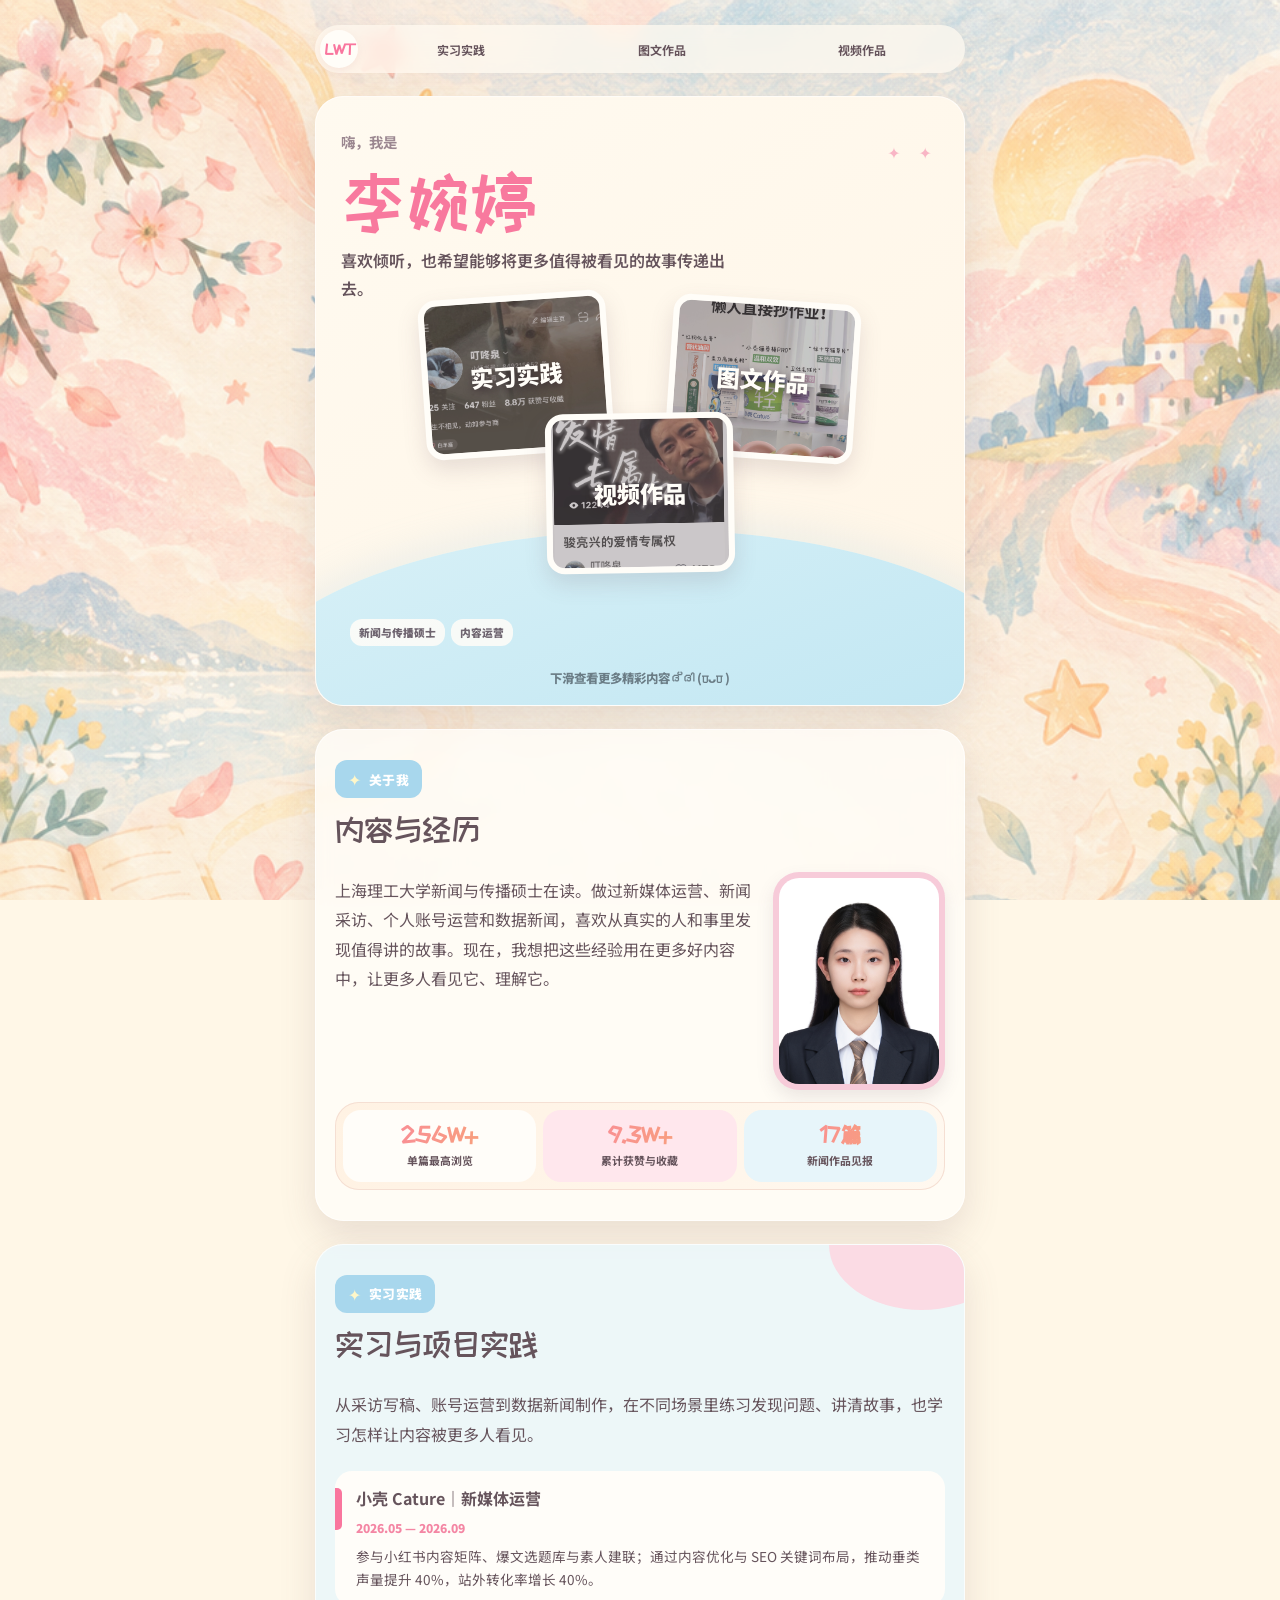
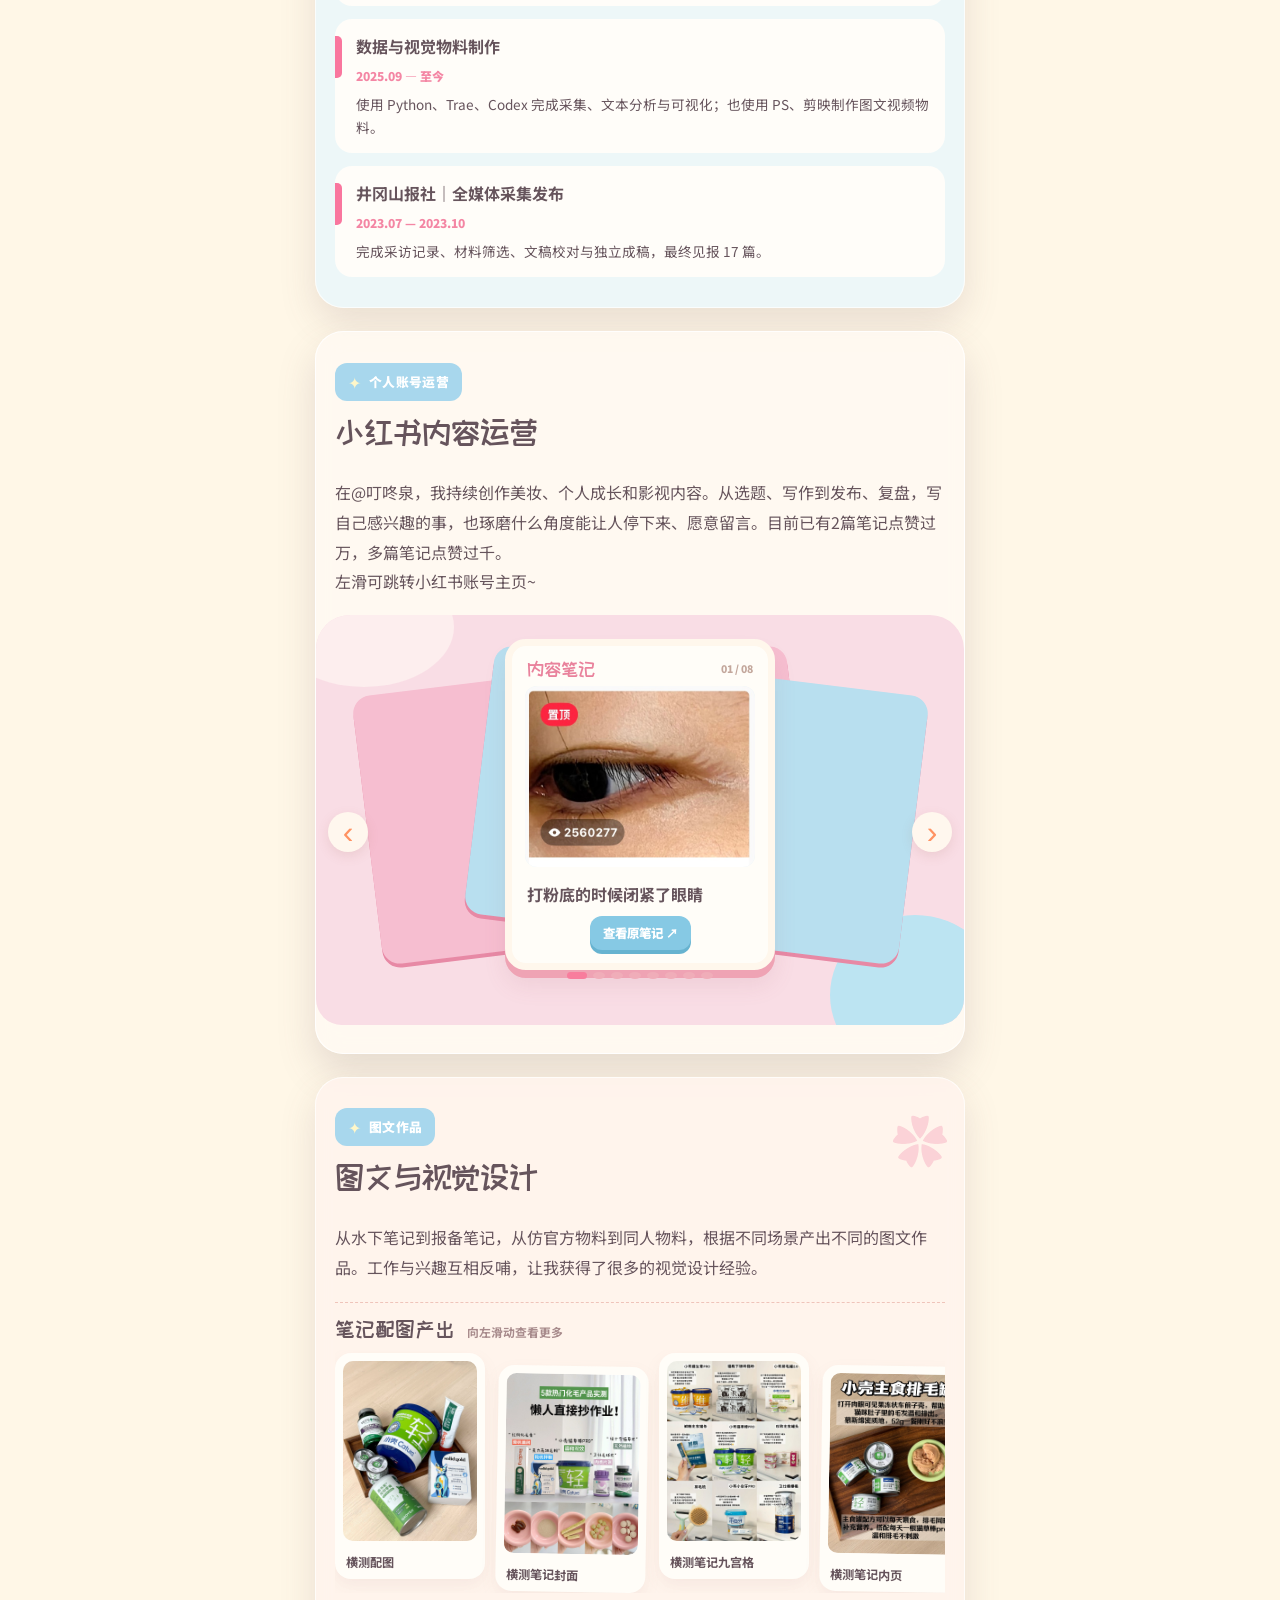
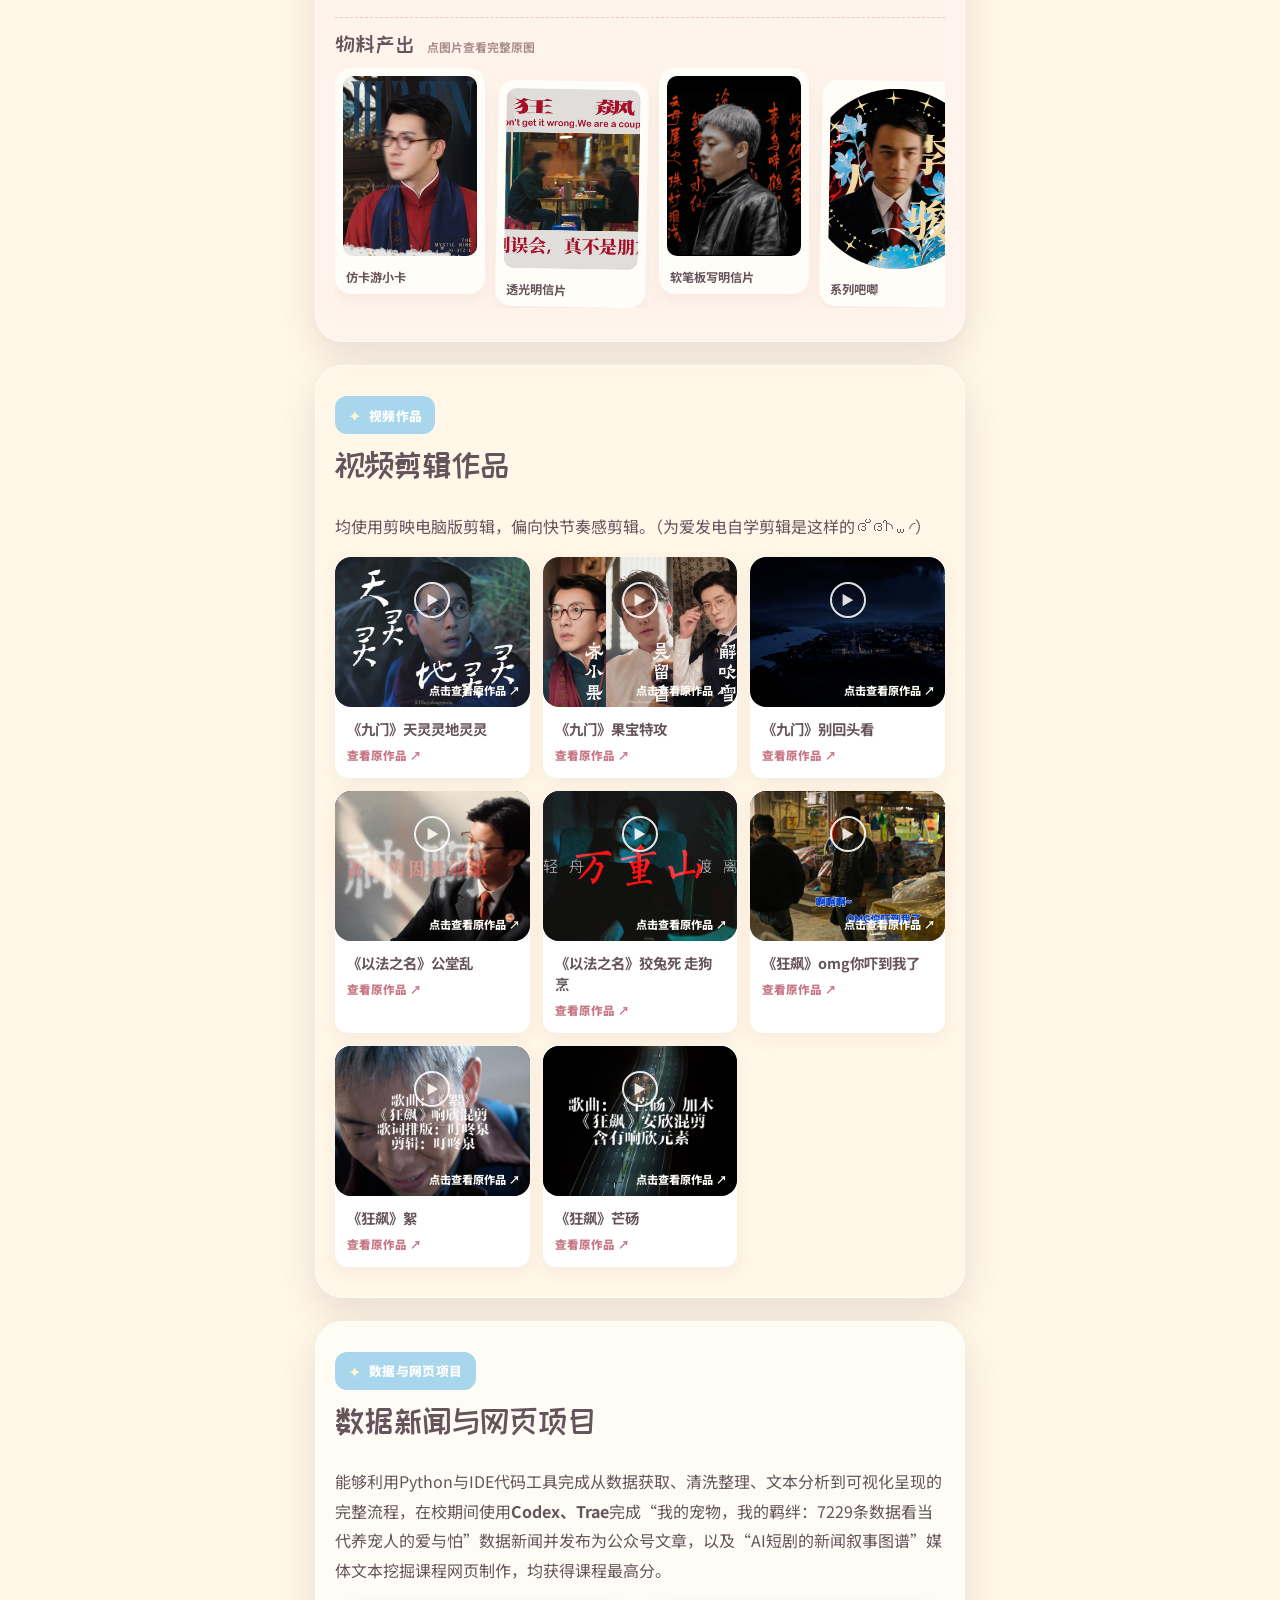
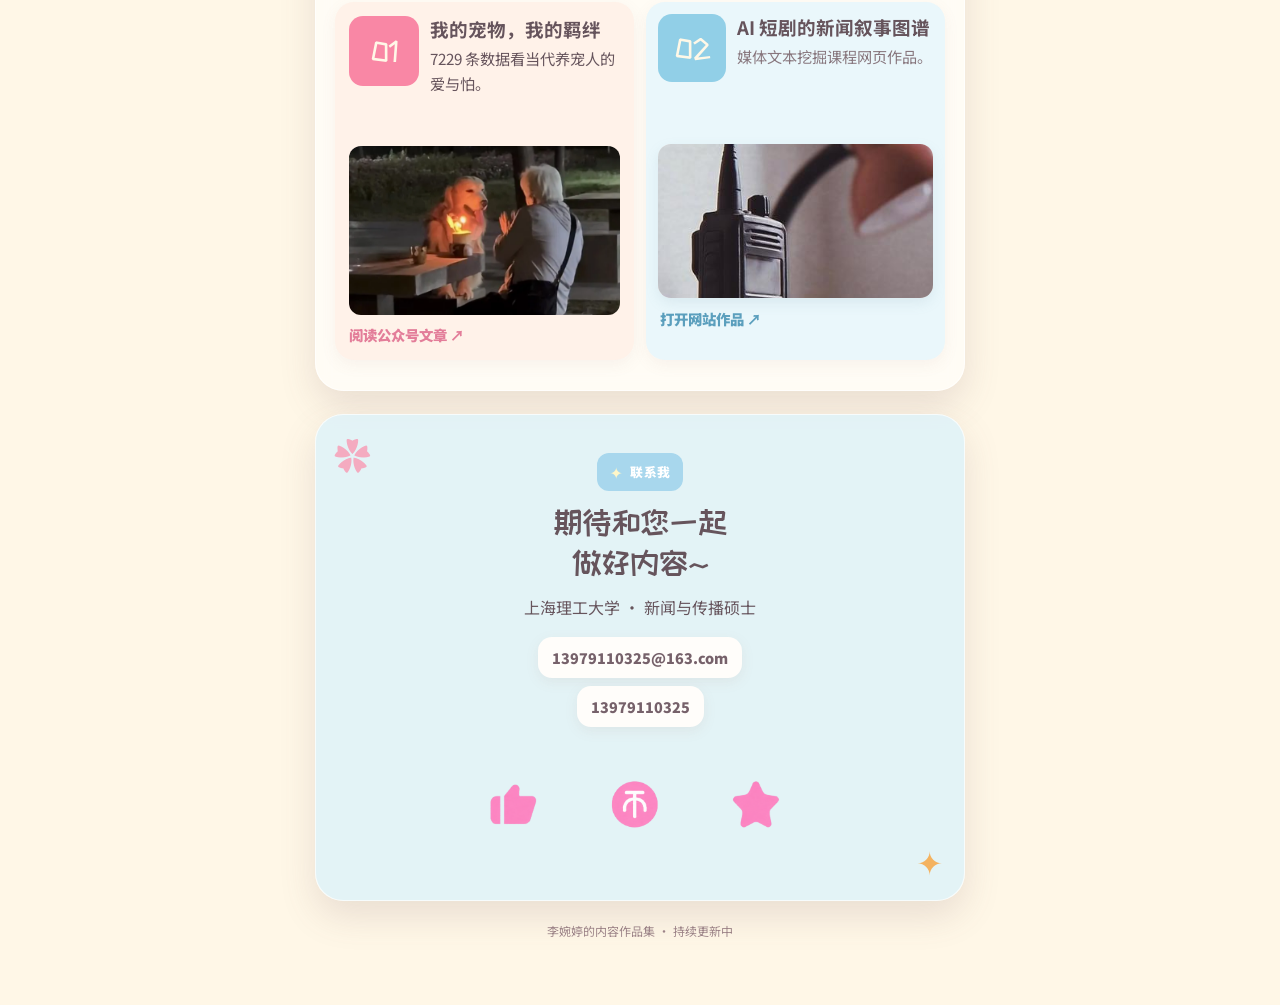
<file: index.html>
<!doctype html>
<html lang="zh-CN">
<head>
  <meta charset="utf-8" />
  <meta name="viewport" content="width=device-width, initial-scale=1" />
  <meta name="theme-color" content="#fff5dc" />
  <meta name="description" content="李婉婷的内容作品集" />
  <title>李婉婷｜内容作品集</title>
  <link rel="icon" type="image/svg+xml" href="data:image/svg+xml,%3Csvg xmlns='http://www.w3.org/2000/svg' viewBox='0 0 64 64'%3E%3Crect width='64' height='64' rx='18' fill='%23f9789c'/%3E%3Cpath d='M19 37c8-13 18-13 26 0' fill='none' stroke='%23fff9e9' stroke-width='7' stroke-linecap='round'/%3E%3C/svg%3E" />
  <style>
    @import url('https://fonts.googleapis.com/css2?family=Noto+Sans+SC:wght@400;500;700;900&family=ZCOOL+KuaiLe&display=swap');
    :root { --ink:#66545c; --cream:#fff7e6; --pink:#fbdce4; --hot-pink:#f9769e; --blue:#a8d7ed; --sky:#dff1fa; --peach:#ffc28e; --paper:#fffdf8; --orange:#ff965d; --line:#edc9bc; }
    *{box-sizing:border-box} html{scroll-behavior:smooth} body{margin:0; color:var(--ink); font-family:'Noto Sans SC',system-ui,sans-serif; background:#fff7e7 url('assets/pastel-scroll-background.png') center top/cover fixed; overflow-x:hidden}
    body:before{content:'';position:fixed;inset:0;z-index:-2;pointer-events:none;background:rgba(69,65,82,0);transition:background .6s ease}
    body.is-scrolled:before{background:rgba(62,58,78,.23)}
    body:after{content:'';position:fixed;inset:0;z-index:-1;pointer-events:none;background:linear-gradient(180deg,rgba(255,249,232,.05),rgba(255,249,232,.18))}
    a{color:inherit}.page{max-width:680px;margin:auto;padding:16px 15px 66px}.nav{position:sticky;top:10px;z-index:20;display:flex;align-items:center;gap:5px;padding:5px;background:#fffaf0b8;backdrop-filter:blur(9px);border-radius:99px;box-shadow:0 8px 23px #c2908617;font-size:.75rem;font-weight:700}.nav a{flex:1;padding:9px 6px;border-radius:99px;text-align:center;text-decoration:none;white-space:nowrap;transition:background .25s ease,color .25s ease}.nav a:hover{background:#ffe5ea;color:#ed7194}.nav strong{display:grid;flex:0 0 38px;place-items:center;width:38px;height:38px;border-radius:50%;background:#fffdf8;color:var(--hot-pink);font-family:'ZCOOL KuaiLe',sans-serif;font-size:.95rem;box-shadow:0 3px 9px #c9798322}
    section{position:relative;margin-top:23px;padding:30px 19px;border:1px solid rgba(255,255,255,.7);border-radius:28px;background:rgba(255,253,248,.82);backdrop-filter:blur(8px);box-shadow:0 15px 36px #71576228;overflow:hidden}.eyebrow{display:inline-flex;align-items:center;gap:7px;margin:0 0 11px;padding:7px 13px;border-radius:12px;background:var(--blue);color:white;font-weight:900;font-size:.8rem;letter-spacing:.03em}.eyebrow:before{content:'✦';color:#fff7c9;font-size:1rem}h1,h2,h3,p{margin-top:0}h2{font-family:'ZCOOL KuaiLe','Noto Sans SC',sans-serif;font-weight:400;font-size:2rem;line-height:1.25;color:#66545c}.lead{font-size:1rem;line-height:1.85}.soft-title{font-family:'ZCOOL KuaiLe','Noto Sans SC',sans-serif;font-size:2.25rem;line-height:1.2;color:#f9779d}
    .hero{min-height:650px;padding:39px 25px 0;background:linear-gradient(145deg,#fff9e8 0 60%,#ffecef 60%);isolation:isolate}.hero:before{content:'';position:absolute;z-index:-1;width:450px;height:330px;bottom:-115px;left:-70px;border-radius:49% 51% 0 0;background:#c5e9f6}.hero:after{content:'✦  ✦  ✦';position:absolute;right:27px;top:77px;color:#f9b5c5;font-size:1.4rem;letter-spacing:7px}.hello{font-size:.9rem;font-weight:700;color:#9b8790}.hero h1{max-width:300px;margin:4px 0 11px;font-family:'ZCOOL KuaiLe','Noto Sans SC',sans-serif;font-size:clamp(3.5rem,15vw,5.5rem);font-weight:400;line-height:.95;color:#f8799e}.hero-copy{max-width:275px;font-size:1.06rem;line-height:1.85;font-weight:700}.hero-copy em{font-style:normal;color:#f07698}.mini-labels{position:absolute;z-index:2;left:26px;bottom:43px;display:grid;gap:9px}.mini-labels span{width:max-content;padding:7px 12px;border-radius:12px;background:#fffdf5;color:#7a6670;box-shadow:0 4px 13px #79606922;font-size:.75rem;font-weight:900}.mini-labels span:nth-child(2){margin-left:31px;background:var(--hot-pink);color:white}.profile-card{position:absolute;right:10px;bottom:0;width:48%;height:68%;padding:10px 10px 0;border-radius:100px 100px 0 0;background:#f7cbd9;box-shadow:inset 0 0 0 5px #fff1e3}.profile-card:before{content:'CONTENT CARD';position:absolute;top:23px;left:50%;z-index:2;transform:translateX(-50%);padding:5px 9px;border-radius:10px;background:#fff7df;color:#ff925e;font-size:.55rem;font-weight:900;letter-spacing:.12em}.profile-card img{width:100%;height:100%;border-radius:90px 90px 0 0;object-fit:cover;object-position:center top;filter:saturate(.88)}.petal{position:absolute;width:25px;height:39px;border-radius:100% 0 100% 0;background:#ffc2d1;transform:rotate(22deg)}.petal.one{right:185px;bottom:25px}.petal.two{right:156px;bottom:12px;transform:rotate(80deg)}.petal.three{right:132px;bottom:41px;transform:rotate(-37deg)}
    .about{background:linear-gradient(145deg,#fffdf8,#fff3e7)}.about:after{content:'☁';position:absolute;right:18px;bottom:5px;color:#d1eaf5;font-size:5rem;opacity:.8}.facts{position:relative;z-index:1;display:grid;grid-template-columns:repeat(3,1fr);gap:7px;margin-top:23px;padding:8px;border-radius:24px;background:linear-gradient(115deg,#fff2e3,#fff8ef);box-shadow:inset 0 0 0 1px #f5dfd3}.fact{padding:13px 5px 12px;border-radius:18px;text-align:center}.fact:nth-child(1){background:#fffdf9}.fact:nth-child(2){background:#ffe7ed}.fact:nth-child(3){background:#e7f5fa}.fact strong{display:block;background:linear-gradient(100deg,#fa85a3,#f7a96f);-webkit-background-clip:text;background-clip:text;color:transparent;font-family:'ZCOOL KuaiLe',sans-serif;font-size:1.42rem;white-space:nowrap}.fact span{font-size:.68rem;font-weight:700;line-height:1.45}
    .experience{background:#eaf7fc}.experience:before{content:'';position:absolute;top:-65px;right:-50px;width:185px;height:130px;border-radius:50%;background:#fbdbe4}.timeline{display:grid;gap:13px;margin-top:18px}.entry{position:relative;padding:15px 15px 14px 21px;border-radius:17px;background:#fffdf9}.entry:before{content:'';position:absolute;left:0;top:17px;width:7px;height:42px;border-radius:0 5px 5px 0;background:var(--hot-pink)}.entry h3{margin-bottom:4px;font-size:1rem}.entry time{color:#f486a4;font-size:.75rem;font-weight:900}.entry p{margin:7px 0 0;font-size:.85rem;line-height:1.7}
    .shelf{padding:31px 0 28px;background:transparent;box-shadow:none;overflow:visible}.shelf .shelf-copy{padding:0 19px}.collection{position:relative;margin-top:18px;padding:23px 12px 20px;min-height:410px;background:#f9dde5;border-radius:34px 34px 26px 26px;overflow:hidden}.collection:before{content:'';position:absolute;left:-42px;top:-48px;width:180px;height:120px;border-radius:50%;background:#fdeeee}.collection:after{content:'';position:absolute;right:-36px;bottom:-50px;width:170px;height:160px;border-radius:50%;background:#bce4f2}.stack{position:relative;z-index:1;display:grid;place-items:center;min-height:334px}.back-card{position:absolute;width:70%;height:270px;border-radius:18px;background:#f8a4b7;box-shadow:0 4px 0 #e789a5;transition:transform .45s cubic-bezier(.22,1,.36,1)}.back-card.one{transform:translateX(-56px) rotate(-7deg);background:#f6bed0}.back-card.two{transform:translateX(56px) rotate(7deg);background:#b8dfef}.feature-card{position:relative;width:min(250px,74vw);min-height:300px;padding:13px;border:7px solid #fff7ec;border-radius:21px;background:#fffdf8;box-shadow:0 8px 0 #efa3b4,0 16px 22px #a965761d}.feature-card.is-leaving{animation:cardLeave .18s cubic-bezier(.55,0,1,.45) forwards}.feature-card.is-entering{animation:cardEnter .38s cubic-bezier(.22,1,.36,1) both}.feature-card .card-top{display:flex;align-items:center;justify-content:space-between;padding:0 2px 8px;color:#e9829c;font-family:'ZCOOL KuaiLe',sans-serif;font-size:1.18rem}.feature-card .count{font-family:'Noto Sans SC',sans-serif;color:#c3a79c;font-size:.65rem;font-weight:900}.feature-card img{width:100%;height:181px;object-fit:cover;object-position:top;border-radius:12px;background:#e7f4f8}.feature-card h3{margin:10px 2px 0;font-size:1rem}.feature-card p{margin:3px 2px 0;color:#a08588;font-size:.75rem}.gallery-nav{position:absolute;z-index:3;top:48%;display:grid;place-items:center;width:40px;height:40px;border:0;border-radius:50%;background:#fff7ee;color:#ff9262;font-size:2rem;line-height:1;box-shadow:0 4px 12px #a76a5b25;cursor:pointer}.gallery-nav.prev{left:12px}.gallery-nav.next{right:12px}.dots{position:relative;z-index:2;display:flex;justify-content:center;gap:6px}.dot{width:7px;height:7px;border:0;border-radius:50%;background:#f0adb9;cursor:pointer;transition:all .3s ease}.dot.active{width:20px;border-radius:10px;background:#f87d9d}.card-link{display:block;width:max-content;margin:10px auto 0;padding:8px 13px;border-radius:12px;background:#86c9e4;color:white;text-decoration:none;font-size:.78rem;font-weight:900;box-shadow:0 4px 0 #67b3d0}@keyframes cardLeave{to{opacity:0;transform:translateX(-32px) rotate(-4deg) scale(.94)}}@keyframes cardEnter{from{opacity:0;transform:translateX(32px) rotate(4deg) scale(.94)}to{opacity:1;transform:translateX(0) rotate(0) scale(1)}}
    .visual-works{background:linear-gradient(145deg,#fff4ee,#fff9e9)}.visual-works:after{content:'✿';position:absolute;right:16px;top:20px;color:#f7b4c3;font-size:3.5rem;opacity:.55}.visual-heading{position:relative;z-index:1}.art-groups{position:relative;z-index:1;display:grid;gap:21px;margin-top:20px}.art-group{padding:15px 0 3px;border-top:1px dashed #efc4ba}.art-group h3{margin:0 0 10px;font-family:'ZCOOL KuaiLe',sans-serif;font-size:1.35rem;font-weight:400}.art-group h3 span{margin-left:7px;color:#a88b8c;font-family:'Noto Sans SC',sans-serif;font-size:.74rem;font-weight:700}.art-scroll{display:flex;gap:12px;overflow-x:auto;padding:3px 3px 14px;scroll-snap-type:x mandatory;scrollbar-width:none}.art-scroll::-webkit-scrollbar{display:none}.art-card{flex:0 0 150px;scroll-snap-align:start;min-height:218px;padding:8px;border-radius:16px;background:#fffdf8;box-shadow:0 7px 15px #b584751a}.art-card:nth-child(even){transform:translateY(13px) rotate(1deg)}.art-card img{width:100%;height:180px;object-fit:cover;border-radius:10px}.art-card p{margin:7px 3px 0;font-size:.76rem;font-weight:700}.material-grid{display:flex;flex-direction:column;align-items:center;padding:8px 0 26px}.material-card,.paired-material{position:relative;width:61%;padding:8px;border-radius:14px;background:#fffdf8;box-shadow:0 13px 23px #74586538;transition:transform .25s ease,box-shadow .25s ease}.material-card:after{content:'点击放大';position:absolute;right:12px;top:12px;padding:5px 7px;border-radius:8px;background:#fffdf8e8;color:#ec7595;font-size:.64rem;font-weight:900;opacity:0;transition:opacity .2s ease}.material-card:hover:after{opacity:1}.material-card:hover,.paired-material:hover{z-index:8;transform:scale(1.035)!important;box-shadow:0 18px 31px #7458654d}.material-card:nth-child(1){z-index:4;align-self:flex-start;transform:rotate(-2.5deg)}.material-card:nth-child(2){z-index:3;align-self:flex-end;margin-top:-50px;transform:rotate(2.2deg)}.paired-material{z-index:2;align-self:flex-start;min-height:230px;margin-top:-48px;background:#f9dbe4;overflow:visible;transform:rotate(-1.8deg)}.material-card:nth-child(4){z-index:1;align-self:flex-end;margin-top:-48px;transform:rotate(2.3deg)}.material-card a{display:block;cursor:zoom-in}.material-card img{display:block;width:100%;height:252px;object-fit:cover;border-radius:8px;background:#fff7f2}.material-card:nth-child(1) img,.material-card:nth-child(2) img{object-position:right center}.material-card:nth-child(4) img{object-position:center}.material-card p{margin:8px 3px 2px;font-size:.76rem;font-weight:900}.paired-material .pair-image{position:absolute;width:65%;height:178px;object-fit:cover;border:5px solid #fffdf8;border-radius:12px;background:#fff7f2;box-shadow:0 8px 16px #9c667d35;cursor:zoom-in}.paired-material .pair-image:first-child{left:9px;top:15px;transform:rotate(-6deg);object-position:center}.paired-material .pair-image:last-child{right:7px;bottom:27px;transform:rotate(6deg);object-position:center}.paired-material span{position:absolute;z-index:2;left:50%;bottom:2px;transform:translateX(-50%);padding:4px 8px;border-radius:8px;background:#fff9ed;color:#ef7898;font-size:.64rem;font-weight:900;white-space:nowrap}
    .video-section{background:linear-gradient(150deg,#fff7e8,#fff0e9)}.video-head{display:flex;justify-content:space-between;align-items:end;gap:9px}.video-head p{margin:0 0 14px;font-size:.75rem;font-weight:700;color:#c28b83}.video-grid{display:grid;grid-template-columns:repeat(2,minmax(0,1fr));gap:13px;margin-top:15px}.video-card{min-height:194px;padding:0;border:0;border-radius:13px;background:#fff;overflow:hidden;text-align:left;box-shadow:0 5px 17px #b66e771b;cursor:default}.video-cover{position:relative;display:grid;place-items:center;width:100%;aspect-ratio:16/10;color:white;background:linear-gradient(130deg,#9fcfe5,#f5a8bd)}.video-card:nth-child(2) .video-cover{background:linear-gradient(130deg,#ffc37e,#f994a4)}.video-card:nth-child(3) .video-cover{background:linear-gradient(130deg,#b4e4df,#9cc8eb)}.video-card:nth-child(4) .video-cover{background:linear-gradient(130deg,#f1c2cf,#dac9ef)}.video-card:nth-child(5) .video-cover{background:linear-gradient(130deg,#fedb9a,#ffad96)}.video-cover:before{content:'▶';display:grid;place-items:center;width:42px;height:42px;border:2px solid #fff;border-radius:50%;font-size:1.15rem}.video-cover:after{content:'视频待置入';position:absolute;bottom:9px;left:10px;padding:4px 7px;border-radius:8px;background:#ffffff48;font-size:.66rem;font-weight:900}.video-info{padding:11px 12px 13px}.video-info h3{margin:0;font-size:.9rem}.video-info p{margin:5px 0 0;font-size:.72rem;color:#99828a}.video-meta{display:flex;justify-content:space-between;margin-top:8px;color:#d1838e;font-size:.7rem;font-weight:900}
    .writing{background:#fffdf8}.writing-list{display:grid;gap:12px;margin-top:14px}.writing-card{display:flex;align-items:center;gap:12px;padding:10px;border-radius:19px;background:#fff2e9;box-shadow:0 5px 15px #a8767614}.writing-card:nth-child(2){background:#eaf7fb}.writing-card:nth-child(3){background:#fff0f4}.writing-icon{display:grid;flex:0 0 68px;place-items:center;width:68px;height:75px;border-radius:14px;background:#f987a5;color:#fff8e7;font-family:'ZCOOL KuaiLe',sans-serif;font-size:1.45rem}.writing-card:nth-child(2) .writing-icon{background:#91cfe7}.writing-card:nth-child(3) .writing-icon{background:#ffb071}.writing-card h3{margin:0;font-size:.95rem}.writing-card p{margin:4px 0 0;font-size:.78rem;line-height:1.55}.writing-card span{display:block;margin-top:5px;color:#ed839e;font-size:.72rem;font-weight:900}
    .contact{padding:38px 20px;background:rgba(222,242,249,.83);text-align:center}.contact:before{content:'✿';position:absolute;top:12px;left:18px;color:#f4abc0;font-size:2.3rem}.contact:after{content:'✦';position:absolute;right:21px;bottom:16px;color:#f4b25f;font-size:2rem}.contact h2{margin-bottom:12px}.contact p{position:relative;z-index:1;line-height:1.7}.contact a{position:relative;z-index:1;display:block;width:max-content;max-width:100%;margin:8px auto;padding:10px 14px;border-radius:14px;background:#fffdfa;color:#76616a;text-decoration:none;font-size:.9rem;font-weight:900;box-shadow:0 4px 13px #a47e761c;overflow-wrap:anywhere}.footer{text-align:center;padding:21px 5px 0;font-size:.75rem;color:#9e8589}
    .hero{background:rgba(255,249,232,.68)}.about{background:rgba(255,253,248,.82)}.experience{background:rgba(234,247,252,.83)}.shelf{background:rgba(255,250,244,.78);border:1px solid rgba(255,255,255,.86);backdrop-filter:blur(13px);box-shadow:0 18px 38px #7157622e}.visual-works{background:rgba(255,244,238,.84)}.video-section{background:rgba(255,247,232,.84)}.writing{background:rgba(255,253,248,.84)}
    .material-grid{position:relative;display:block;min-height:755px;padding:12px 0 0}.material-card,.paired-material{position:absolute;width:auto;margin:0!important;padding:7px;border-radius:0;background:#fffdf8;box-shadow:0 13px 24px #604d5b4a;transition:transform .25s ease,box-shadow .25s ease}.material-card:hover,.paired-material:hover{z-index:10!important;box-shadow:0 19px 34px #604d5b55}.material-card:after{content:''}.material-card:nth-child(1){z-index:4;top:20px;left:9%;width:25%;transform:rotate(-1.4deg)}.material-card:nth-child(1) img{height:275px;object-position:center;aspect-ratio:3/4}.paired-material{z-index:5;top:142px;left:0;width:100%;min-height:430px;padding:0;background:transparent;box-shadow:none;transform:none}.paired-material .pair-image{position:absolute;width:auto;height:auto;aspect-ratio:1/1;object-fit:cover;border:4px solid #fffdf8;border-radius:50%;background:#fff7f2;box-shadow:0 10px 18px #604d5b4a;cursor:zoom-in}.paired-material a:first-child .pair-image{width:31%;left:27%;top:0;transform:rotate(2deg);object-position:center}.paired-material a:last-of-type .pair-image{width:25%;left:6%;top:215px;transform:rotate(-2deg);object-position:center}.paired-material span{display:none}.material-card:nth-child(2){z-index:3;top:400px;left:23%;width:54%;transform:rotate(.6deg)}.material-card:nth-child(2) img{height:165px;object-position:center;aspect-ratio:16/8}.material-card:nth-child(4){z-index:2;top:500px;left:6%;width:30%;transform:rotate(-.8deg)}.material-card:nth-child(4) img{height:225px;object-position:center;aspect-ratio:4/5}.material-card p{margin:7px 3px 1px;font-size:.7rem}.material-card a{display:block;cursor:zoom-in}
    .art-groups,.art-group,.art-scroll{width:100%;min-width:0;max-width:100%}.art-groups{grid-template-columns:minmax(0,1fr)}
    .material-grid{min-height:850px}.material-card img{height:auto!important;aspect-ratio:auto!important;object-fit:contain!important}.paired-material{z-index:auto}.paired-material a:first-child .pair-image{z-index:5;left:34%;top:20px}.paired-material a:last-of-type .pair-image{z-index:4;width:20%;left:73%;top:500px}.material-card:nth-child(2){top:420px;left:42%;width:50%}.material-card:nth-child(4){z-index:4;top:520px;left:3%;width:40%}
    .material-grid{min-height:790px}.paired-material{display:none!important}.material-card:nth-child(1){top:60px;left:22%;width:34%}.material-card.material-five,.material-card.material-six{z-index:5;width:32%;padding:0;background:transparent;box-shadow:none}.material-card.material-five{width:40%;top:220px;left:51%;transform:rotate(2deg)}.material-card.material-six{top:370px;left:10%;transform:rotate(-3deg)}.material-card.material-five img,.material-card.material-six img{display:block;width:100%;border:4px solid #fffdf8!important;border-radius:50%!important;box-shadow:0 10px 18px #604d5b4a}.material-card.material-five p,.material-card.material-six p{display:none}.material-card:nth-child(2){z-index:1;top:435px;left:40%;width:54%}.material-card:nth-child(4){z-index:4;top:515px;left:10%;width:42%}
    .image-modal{position:fixed;z-index:30;inset:0;display:grid;place-items:center;padding:22px;background:#332a32b8;opacity:0;pointer-events:none;transition:opacity .24s ease}.image-modal.is-open{opacity:1;pointer-events:auto}.image-modal__image{display:block;max-width:min(92vw,960px);max-height:82vh;border-radius:12px;background:#fff;box-shadow:0 22px 54px #160f1466}.image-modal__close{position:absolute;top:18px;right:18px;width:42px;height:42px;border:0;border-radius:50%;background:#fffdf8;color:#725d65;font-size:1.7rem;line-height:1;cursor:pointer;box-shadow:0 5px 17px #160f1433}
    .video-head p{display:none}.video-card{position:relative;min-height:0}.video-trigger{position:relative;display:block;width:100%;padding:0;border:0;background:#e7d8d6;cursor:pointer}.video-trigger video{display:block;width:100%;aspect-ratio:16/10;object-fit:cover}.video-trigger:after{content:'点击放大观看';position:absolute;right:8px;bottom:8px;padding:5px 7px;border-radius:8px;background:#221a1d9c;color:#fff;font-size:.65rem;font-weight:800}.video-play{position:absolute;top:50%;left:50%;display:grid;place-items:center;width:42px;height:42px;border:2px solid #fff;border-radius:50%;color:#fff;font-size:1rem;transform:translate(-50%,-50%);background:#332a3242}.video-link{display:inline-block;margin-top:8px;color:#c87886;font-size:.72rem;font-weight:900;text-decoration:none}.video-link:hover{text-decoration:underline}.video-grid .video-card:last-child{grid-column:auto}.video-modal{position:fixed;z-index:31;inset:0;display:grid;place-items:center;padding:20px;background:#1e171dcc;opacity:0;pointer-events:none;transition:opacity .24s ease}.video-modal.is-open{opacity:1;pointer-events:auto}.video-modal video{display:block;max-width:min(94vw,980px);max-height:82vh;background:#000;border-radius:12px;box-shadow:0 22px 54px #160f147a}.video-modal__close{position:absolute;top:18px;right:18px;width:42px;height:42px;border:0;border-radius:50%;background:#fffdf8;color:#725d65;font-size:1.7rem;line-height:1;cursor:pointer}
    .writing-card.article-card{display:block;padding:10px;overflow:hidden;background:#fff8f1}.article-card img{display:block;width:100%;aspect-ratio:16/10;object-fit:cover;border-radius:12px}.article-card h3{margin:11px 2px 3px}.article-card p{margin:0 2px;color:#99828a}.article-card .article-link{display:inline-block;margin:9px 2px 2px;color:#e37d99;font-size:.75rem;font-weight:900;text-decoration:none}.article-card .article-link:hover{text-decoration:underline}.writing-card.data-wechat-card{display:block;padding:14px;background:#fff2e9}.data-wechat-card .writing-card-top{display:flex;align-items:center;gap:11px}.data-wechat-card .writing-icon{flex:0 0 70px;width:70px;height:70px}.data-wechat-card .writing-card-top span{margin-top:4px}.data-wechat-card .article-preview{display:block;margin-top:12px;overflow:hidden;border-radius:12px}.data-wechat-card .article-preview img{display:block;width:100%;aspect-ratio:16/10;object-fit:cover;transition:transform .25s ease}.data-wechat-card .article-preview:hover img{transform:scale(1.03)}.data-wechat-card .article-link{display:inline-block;margin-top:9px;color:#e37d99;font-size:.75rem;font-weight:900;text-decoration:none}.data-wechat-card .article-link:hover{text-decoration:underline}
    .triple-action{position:relative;z-index:1;width:min(360px,82%);margin:15px auto 0}.triple-action img{display:block;width:100%;height:auto}
    @media(min-width:640px){.page{padding-top:25px}.hero{min-height:690px}.feature-card{width:270px}.video-grid{grid-template-columns:repeat(3,minmax(0,1fr))}.video-card:last-child{grid-column:2}.writing-list{grid-template-columns:repeat(3,1fr)}.writing-card{display:block}.writing-icon{margin-bottom:10px;width:100%;height:80px}.profile-card{width:45%}}
  </style>
</head>
<body>
  <main class="page">
    <nav class="nav" aria-label="页面导航"><strong>LWT</strong><a href="#experience">实习实践</a><a href="#writing">图文作品</a><a href="#videos">视频作品</a></nav>

    <section class="hero">
      <p class="hello">嗨，我是</p><h1>李婉婷</h1>
      <p class="hero-copy">喜欢倾听，也希望能够将更多值得被看见的故事传递出去。</p>
      <div class="hero-preview" aria-label="作品预览"><a class="hero-work practice" href="#experience"><img src="assets/hero-practice.jpg" alt="实习实践缩略图" /><span>实习实践</span></a><a class="hero-work graphic" href="#writing"><img src="assets/note-art-2.jpg" alt="图文作品缩略图" /><span>图文作品</span></a><a class="hero-work video" href="#videos"><img src="assets/red6.jpg" alt="视频作品缩略图" /><span>视频作品</span></a></div>
      <div class="hero-footer"><div class="mini-labels"><span>新闻与传播硕士</span><span>内容运营</span></div><a class="hero-cta" href="#writing">看看我的作品 ↓</a></div>
    </section>

    <section class="about"><span class="eyebrow">关于我</span><h2>让内容变得<br>好懂，也好参与</h2><div class="about-portrait"><img src="assets/portrait.jpg" alt="李婉婷证件照" /></div><p class="lead">新闻与传播硕士在读。做过新闻采访、个人账号运营和数据新闻，喜欢从真实的人和事里发现值得讲的故事。现在，我想把这些经验用在公益内容中，让更多人了解它，也愿意参与其中。</p><div class="facts"><div class="fact"><strong>256W+</strong><span>单篇最高浏览</span></div><div class="fact"><strong>9.3W+</strong><span>累计获赞与收藏</span></div><div class="fact"><strong>17篇</strong><span>新闻作品见报</span></div></div></section>

    <section class="experience"><span class="eyebrow">一些经历</span><h2>内容不是凭空出现的</h2><div class="timeline"><article class="entry"><h3>小壳 Cature｜新媒体运营</h3><time>2026.05 — 2026.09</time><p>参与小红书内容矩阵、爆文选题库与素人建联；通过内容优化与 SEO 关键词布局，推动垂类声量提升 40%，站外转化率增长 40%。</p></article><article class="entry"><h3>数据与视觉物料制作</h3><time>2025.09 — 至今</time><p>使用 Python、Trae、Codex 完成采集、文本分析与可视化；也使用 PS、剪映制作图文视频物料。</p></article><article class="entry"><h3>井冈山报社｜全媒体采集发布</h3><time>2023.07 — 2023.10</time><p>完成采访记录、材料筛选、文稿校对与独立成稿，最终见报 17 篇。</p></article></div></section>

    <section class="shelf" id="notes"><div class="shelf-copy"><span class="eyebrow">个人账号运营</span><h2>把日常观察写成内容</h2><p class="lead">在@叮咚泉，我持续创作美妆、个人成长和影视内容。从选题、写作到发布、复盘，写自己感兴趣的事，也琢磨什么角度能让人停下来、愿意留言。目前已有2篇笔记点赞过万，多篇笔记点赞过千。<br>左滑可跳转小红书账号主页~</p></div><div class="collection"><button class="gallery-nav prev" type="button" aria-label="上一张笔记">‹</button><div class="stack"><div class="back-card one"></div><div class="back-card two"></div><article class="feature-card"><div class="card-top"><span id="note-type">内容笔记</span><span class="count" id="note-count">01 / 08</span></div><img id="note-image" src="assets/red1.jpg" alt="小红书笔记缩略图" /><h3 id="note-title">打粉底的时候闭紧了眼睛</h3><a class="card-link" id="note-link" target="_blank" rel="noreferrer" href="https://www.xiaohongshu.com/explore/640924ff0000000027001e91?xsec_token=AB1HE6wdA3e5SXML_-Fqed2_mABE5IbedM5jAP1ePRb0Q=&xsec_source=pc_user">查看原笔记 ↗</a></article></div><button class="gallery-nav next" type="button" aria-label="下一张笔记">›</button><div class="dots" id="note-dots" aria-label="笔记页码"></div></div></section>

    <section class="visual-works" id="writing"><div class="visual-heading"><span class="eyebrow">图文作品</span><h2>把想法，变成看得见的画面</h2><p class="lead">从笔记视觉到线下物料，我更在意每一张图有没有把内容说清楚，也有没有让人愿意多看一眼。</p></div><div class="art-groups"><div class="art-group"><h3>笔记配图产出 <span>向左滑动查看更多</span></h3><div class="art-scroll"><article class="art-card"><img loading="lazy" src="assets/note-art-1.jpg" alt="笔记配图作品 1" /><p>笔记配图 01</p></article><article class="art-card"><img loading="lazy" src="assets/note-art-2.jpg" alt="笔记配图作品 2" /><p>笔记配图 02</p></article><article class="art-card"><img loading="lazy" src="assets/note-art-3.jpg" alt="笔记配图作品 3" /><p>笔记配图 03</p></article><article class="art-card"><img loading="lazy" src="assets/note-art-4.jpg" alt="笔记配图作品 4" /><p>笔记配图 04</p></article><article class="art-card"><img loading="lazy" src="assets/note-art-5.jpg" alt="笔记配图作品 5" /><p>笔记配图 05</p></article><article class="art-card"><img loading="lazy" src="assets/note-art-6.jpg" alt="笔记配图作品 6" /><p>笔记配图 06</p></article><article class="art-card"><img loading="lazy" src="assets/note-art-7.jpg" alt="笔记配图作品 7" /><p>笔记配图 07</p></article><article class="art-card"><img loading="lazy" src="assets/note-art-8.jpg" alt="笔记配图作品 8" /><p>笔记配图 08</p></article></div></div><div class="art-group"><h3>物料产出 <span>点图片查看完整原图</span></h3><div class="material-grid"><article class="material-card"><a target="_blank" rel="noreferrer" href="assets/material-1.jpg"><img loading="lazy" src="assets/material-1.jpg" alt="物料作品 1，点击查看完整图" /></a><p>物料作品 01</p></article><article class="material-card"><a target="_blank" rel="noreferrer" href="assets/material-2.jpg"><img loading="lazy" src="assets/material-2.jpg" alt="物料作品 2，点击查看完整图" /></a><p>物料作品 02</p></article><article class="paired-material"><a target="_blank" rel="noreferrer" href="assets/material-3-1.png"><img class="pair-image" loading="lazy" src="assets/material-3-1.png" alt="物料作品 3 的第一张，点击查看完整图" /></a><a target="_blank" rel="noreferrer" href="assets/material-3-2.png"><img class="pair-image" loading="lazy" src="assets/material-3-2.png" alt="物料作品 3 的第二张，点击查看完整图" /></a><span>物料作品 03 · 成套展示</span></article><article class="material-card"><a target="_blank" rel="noreferrer" href="assets/material-4.jpg"><img loading="lazy" src="assets/material-4.jpg" alt="物料作品 4，点击查看完整图" /></a><p>物料作品 04</p></article></div></div></div></section>

    <section class="video-section" id="videos"><div class="video-head"><div><span class="eyebrow">视频作品</span><h2>把故事动起来</h2></div><p>视频素材到位后<br>会在这里自动播放</p></div><div class="video-grid" aria-label="五个视频作品位置"><article class="video-card"><div class="video-cover"></div><div class="video-info"><h3>视频作品 01</h3><p>视频内容与封面待置入</p><div class="video-meta"><span>▶ 预览</span><span>00:00</span></div></div></article><article class="video-card"><div class="video-cover"></div><div class="video-info"><h3>视频作品 02</h3><p>视频内容与封面待置入</p><div class="video-meta"><span>▶ 预览</span><span>00:00</span></div></div></article><article class="video-card"><div class="video-cover"></div><div class="video-info"><h3>视频作品 03</h3><p>视频内容与封面待置入</p><div class="video-meta"><span>▶ 预览</span><span>00:00</span></div></div></article><article class="video-card"><div class="video-cover"></div><div class="video-info"><h3>视频作品 04</h3><p>视频内容与封面待置入</p><div class="video-meta"><span>▶ 预览</span><span>00:00</span></div></div></article><article class="video-card"><div class="video-cover"></div><div class="video-info"><h3>视频作品 05</h3><p>视频内容与封面待置入</p><div class="video-meta"><span>▶ 预览</span><span>00:00</span></div></div></article></div></section>

    <section class="writing" id="projects"><span class="eyebrow">数据与网页项目</span><h2>还有一些，想慢慢讲</h2><p class="lead">这里为你的数据新闻、课程网页与公益创作预留了独立卡册。等你把作品链接放入，我会让每一篇都有自己的封面、简介和跳转入口。</p><div class="writing-list"><article class="writing-card"><div class="writing-icon">01</div><h3>我的宠物，我的羁绊</h3><p>7229 条数据看当代养宠人的爱与怕。</p><span>数据新闻 · 待补作品链接</span></article><article class="writing-card"><div class="writing-icon">02</div><h3>AI 短剧的新闻叙事图谱</h3><p>媒体文本挖掘课程网页作品。</p><span>网页作品 · 待补作品链接</span></article><article class="writing-card"><div class="writing-icon">03</div><h3>公益内容创作</h3><p>图文、视频与互动策划的更多记录。</p><span>专题项目 · 待补素材</span></article></div></section>

    <section class="contact" id="contact"><span class="eyebrow">联系我</span><h2>期待和你一起<br>做好内容</h2><p>上海理工大学 · 新闻与传播硕士</p><a href="mailto:13979110325@163.com">13979110325@163.com</a><a href="tel:13979110325">13979110325</a></section>
    <footer class="footer">李婉婷的内容作品集 · 持续更新中</footer>
  </main>
  <script>
    const notes = [
      ['assets/red1.jpg','打粉底的时候闭紧了眼睛','https://www.xiaohongshu.com/explore/640924ff0000000027001e91?xsec_token=AB1HE6wdA3e5SXML_-Fqed2_mABE5IbedM5jAP1ePRb0Q=&xsec_source=pc_user'],
      ['assets/red2.jpg','抬头即挨骂','https://www.xiaohongshu.com/explore/61adf123000000000102e943?xsec_token=AByehmUklmbjN8dCxEsK9copH79eKEhA3HXRc2Sm0RDBY=&xsec_source=pc_user'],
      ['assets/red3.jpg','猫眼美甲黄黑皮🉑','https://www.xiaohongshu.com/explore/68adac01000000001b03252e?xsec_token=AB6WKmwBpiA2NgSQcmekGNFbs7Tkm1IgU-Yc0T3IQmAS0=&xsec_source=pc_user'],
      ['assets/red4.jpg','豆包大战蜘蛛','https://www.xiaohongshu.com/explore/682fee7a0000000021000f65?xsec_token=ABCQGxJ2CkiYpJouGUic_quD8rkqMGBrGkGIf55uxSsnE=&xsec_source=pc_user'],
      ['assets/red5.jpg','我家公子会插秧了喔','https://www.xiaohongshu.com/explore/64e30f97000000001700e4b9?xsec_token=ABFggRwKClEv7yHOlhQHlACth2hGBrMXdWjywiW_P0vsE=&xsec_source=pc_user'],
      ['assets/red6.jpg','骏亮兴的爱情专属权','https://www.xiaohongshu.com/explore/686ea806000000002400b697?xsec_token=ABNPntC-WEHr90VmTQ-Up4g8NlubQ03ROsoim0E-ESKQ0=&xsec_source=pc_user'],
      ['assets/red7.jpg','大荧幕前蹿出一只猫','https://www.xiaohongshu.com/explore/658af2e1000000001d0167e8?xsec_token=AB9lyfp6avrumGMK7BQ9Jt7myDFM2rdnjveEy6Xsd7lag=&xsec_source=pc_user'],
      ['assets/red-profile.jpg','进入「叮咚泉」主页','https://www.xiaohongshu.com/user/profile/5d2c2249000000001103d71a']
    ];
    let currentNote = 0, isAnimating = false;
    const image = document.querySelector('#note-image'), title = document.querySelector('#note-title'), link = document.querySelector('#note-link'), count = document.querySelector('#note-count'), dots = document.querySelector('#note-dots'), card = document.querySelector('.feature-card');
    notes.forEach((_, index) => { const button = document.createElement('button'); button.className = 'dot'; button.type = 'button'; button.setAttribute('aria-label', `查看第 ${index + 1} 篇笔记`); button.addEventListener('click', () => showNote(index)); dots.appendChild(button); });
    function renderNote(index) { currentNote = (index + notes.length) % notes.length; const note = notes[currentNote]; image.src = note[0]; title.textContent = note[1]; link.href = note[2]; count.textContent = `${String(currentNote + 1).padStart(2, '0')} / 08`; document.querySelectorAll('.dot').forEach((dot, dotIndex) => dot.classList.toggle('active', dotIndex === currentNote)); }
    function showNote(index, immediate = false) { if (isAnimating) return; if (immediate) { renderNote(index); return; } isAnimating = true; card.classList.add('is-leaving'); setTimeout(() => { renderNote(index); card.classList.remove('is-leaving'); card.classList.add('is-entering'); setTimeout(() => { card.classList.remove('is-entering'); isAnimating = false; }, 390); }, 180); }
    document.querySelector('.prev').addEventListener('click', () => showNote(currentNote - 1)); document.querySelector('.next').addEventListener('click', () => showNote(currentNote + 1)); showNote(0);
    const updateScrollMood = () => document.body.classList.toggle('is-scrolled', window.scrollY > 80);
    window.addEventListener('scroll', updateScrollMood, { passive: true }); updateScrollMood();
  </script>
  <script>
    document.querySelector('.material-grid').insertAdjacentHTML('beforeend', `
      <article class="material-card material-five"><a target="_blank" rel="noreferrer" href="assets/material-5.png"><img loading="lazy" src="assets/material-5.png" alt="物料作品 5，点击查看完整图" /></a><p>物料作品 05</p></article>
      <article class="material-card material-six"><a target="_blank" rel="noreferrer" href="assets/material-6.png"><img loading="lazy" src="assets/material-6.png" alt="物料作品 6，点击查看完整图" /></a><p>物料作品 06</p></article>
    `);
  </script>
  <script>
    const imageModal = document.createElement('div');
    imageModal.className = 'image-modal';
    imageModal.setAttribute('role', 'dialog');
    imageModal.setAttribute('aria-modal', 'true');
    imageModal.setAttribute('aria-label', '原图预览');
    imageModal.innerHTML = '<button class="image-modal__close" type="button" aria-label="关闭原图预览">×</button><img class="image-modal__image" alt="物料原图预览" />';
    document.body.append(imageModal);

    const previewImage = imageModal.querySelector('.image-modal__image');
    const closePreview = () => {
      imageModal.classList.remove('is-open');
      imageModal.style.opacity = '';
      imageModal.style.pointerEvents = '';
    };

    document.addEventListener('click', (event) => {
      const materialLink = event.target.closest('.material-grid a[href], .material-scroll a[href], .art-scroll .art-card img');
      if (!materialLink) return;
      event.preventDefault();
      previewImage.src = materialLink.tagName === 'IMG' ? materialLink.currentSrc || materialLink.src : materialLink.href;
      previewImage.alt = materialLink.tagName === 'IMG' ? materialLink.alt : materialLink.querySelector('img')?.alt || '物料原图预览';
      imageModal.classList.add('is-open');
      imageModal.style.opacity = '1';
      imageModal.style.pointerEvents = 'auto';
    });

    imageModal.addEventListener('click', (event) => {
      if (event.target === imageModal || event.target.closest('.image-modal__close')) closePreview();
    });

    document.addEventListener('keydown', (event) => {
      if (event.key === 'Escape') closePreview();
    });
  </script>
  <script>
    document.querySelector('.video-head h2').textContent = '影视二创混剪、影视热梗剪辑';
    const videoEntries = [
      ['《九门》天灵灵地灵灵', 'assets/video-cover-7.jpg', 'https://xhslink.cn/o/1Qcm1K1dmcT'],
      ['《九门》果宝特攻', 'assets/video-cover-8.png', 'https://www.xiaohongshu.com/discovery/item/6ac25e540000000015005c8c?source=webshare&xhsshare=pc_web&xsec_token=AB-_nkKHTzWYOu6xwh2ZmeG5zHgeN-E7Z-Sdw-G_qjRmY=&xsec_source=pc_share'],
      ['《九门》别回头看', 'assets/video-cover-1.png', 'https://www.xiaohongshu.com/explore/6a96e93200000000260301bd?xsec_token=ABINQk5enqlGI0W-N9H9tWStv1hAeDeR3kpPp5eCfnniU=&xsec_source=pc_user'],
      ['《以法之名》公堂乱', 'assets/video-cover-2.png', 'https://www.bilibili.com/video/BV1eseUzFECi/?spm_id_from=333.1387.homepage.video_card.click&vd_source=7c53eefee05ef0cd6c4107194383ed48'],
      ['《以法之名》狡兔死 走狗烹', 'assets/video-cover-3.png', 'https://www.bilibili.com/video/BV1wdbhz7Ehy/?spm_id_from=333.788.recommend_more_video.-1&trackid=web_related_0.router-related-2589621-jb4mv.1790074015297.302&vd_source=7c53eefee05ef0cd6c4107194383ed48'],
      ['《狂飙》omg你吓到我了', 'assets/video-cover-4.png', 'https://www.xiaohongshu.com/explore/6a4a46db000000002003a37a?xsec_token=ABOA12cbAglNWQNeITJMBMAVGHvN5MBvCeMvP4sqignMU=&xsec_source=pc_user'],
      ['《狂飙》絮', 'assets/video-cover-5.png', 'https://www.xiaohongshu.com/explore/696cdc8a000000001a02d677?xsec_token=AB5tXeKnbdPASguB2lkklgphXdHSEeTmIJh5-VxkFiY5A=&xsec_source=pc_user'],
      ['《狂飙》芒砀', 'assets/video-cover-6.png', 'https://www.xiaohongshu.com/explore/695a4448000000001e02e51e?xsec_token=ABOOth9Iww_fdNgk8Hunk3Zj2tW06FM-G1ggXZW82k74E=&xsec_source=pc_user']
    ];
    const videoGrid = document.querySelector('.video-grid');
    videoGrid.setAttribute('aria-label', '六个视频作品');
    videoGrid.innerHTML = videoEntries.map(([title, cover, link]) => `
      <article class="video-card">
        <a class="video-external" href="${link}" target="_blank" rel="noreferrer" aria-label="打开 ${title}"><img src="${cover}" alt="${title} 视频封面" /><b>▶</b><small>点击查看原作品 ↗</small></a>
        <div class="video-info"><h3>${title}</h3><a class="video-link" href="${link}" target="_blank" rel="noreferrer">查看原作品 ↗</a></div>
      </article>
    `).join('');

    const videoModal = document.createElement('div');
    videoModal.className = 'video-modal';
    videoModal.setAttribute('role', 'dialog');
    videoModal.setAttribute('aria-modal', 'true');
    videoModal.setAttribute('aria-label', '视频预览');
    videoModal.innerHTML = '<button class="video-modal__close" type="button" aria-label="关闭视频预览">×</button><video controls playsinline></video>';
    document.body.append(videoModal);

    const modalVideo = videoModal.querySelector('video');
    const closeVideo = () => {
      modalVideo.pause();
      modalVideo.removeAttribute('src');
      modalVideo.load();
      videoModal.classList.remove('is-open');
    };

    document.addEventListener('click', (event) => {
      const trigger = event.target.closest('.video-trigger');
      if (!trigger) return;
      modalVideo.src = trigger.dataset.videoSrc;
      videoModal.classList.add('is-open');
      modalVideo.play().catch(() => {});
    });

    videoModal.addEventListener('click', (event) => {
      if (event.target === videoModal || event.target.closest('.video-modal__close')) closeVideo();
    });

    document.addEventListener('keydown', (event) => {
      if (event.key === 'Escape' && videoModal.classList.contains('is-open')) closeVideo();
    });
  </script>
  <script>
    const dataWechatCard = document.querySelector('.writing-list .writing-card');
    dataWechatCard.classList.add('data-wechat-card');
    dataWechatCard.innerHTML = `
      <div class="writing-card-top">
        <div class="writing-icon">01</div>
        <div>
          <h3>我的宠物，我的羁绊</h3>
          <p>7229 条数据看当代养宠人的爱与怕。</p>
        </div>
      </div>
      <a class="article-preview" href="https://mp.weixin.qq.com/s/NKYY-iR-eWqwbD9r9NThFg" target="_blank" rel="noreferrer"><img loading="lazy" src="assets/wechat-article-1.jpg" alt="公众号文章作品封面" /></a>
      <a class="article-link" href="https://mp.weixin.qq.com/s/NKYY-iR-eWqwbD9r9NThFg" target="_blank" rel="noreferrer">阅读公众号文章 ↗</a>
    `;
  </script>
  <script>
    document.querySelector('.contact h2').textContent = '期待和B站一起传递爱，期待您的一键三连';
  </script>
  <script>
    document.querySelector('.contact a[href^="tel:"]').insertAdjacentHTML('afterend', '<div class="triple-action"><img src="assets/one-click-triple.png" alt="一键三连：点赞、投币、收藏" /></div>');
  </script>
  <script>
    const materialCards = document.querySelectorAll('.material-grid > .material-card');
    materialCards[0].querySelector('p').textContent = '仿卡游小卡';
    materialCards[1].querySelector('p').textContent = '透光明信片';
    materialCards[2].querySelector('p').textContent = '软笔板写明信片';
    document.querySelector('.material-five p').textContent = '系列吧唧';
    document.querySelector('.material-six p').textContent = '系列吧唧';
    document.head.insertAdjacentHTML('beforeend', `<style>
      .material-card:nth-child(2) p{text-align:right}
      .material-card.material-five p,.material-card.material-six p{position:absolute;z-index:1;bottom:7%;left:50%;display:block;margin:0;transform:translateX(-50%);color:#fffdf8;font-size:.76rem;font-weight:900;white-space:nowrap;text-shadow:0 2px 4px #24191dcc}
    </style>`);
  </script>
  <style>.material-card:nth-child(1){top:85px}</style>
  <script>
    const noteArtLabels = ['横测配图', '横测笔记封面', '横测笔记九宫格', '横测笔记内页', '横测笔记内页', '横测笔记内页', '横测笔记内页', '横测笔记内页'];
    document.querySelectorAll('.art-scroll .art-card p').forEach((label, index) => {
      label.textContent = noteArtLabels[index];
    });
  </script>
  <script>
    document.head.insertAdjacentHTML('beforeend', '<style>.video-intro{max-width:620px;margin:10px 0 0;color:#8e7b82;font-size:.9rem;font-weight:600;line-height:1.8}</style>');
    document.querySelector('.video-head h2').insertAdjacentHTML('afterend', '<p class="video-intro">均使用剪映电脑版剪辑，偏向快节奏感剪辑。（为爱发电自学剪辑是这样的ദ്ദി◝ ⩊ ◜）</p>');
  </script>
  <style>
    .art-card{position:relative;cursor:zoom-in;transition:transform .25s ease,box-shadow .25s ease}
    .art-card:after{content:'点击放大';position:absolute;right:12px;top:12px;padding:5px 7px;border-radius:8px;background:#fffdf8e8;color:#ec7595;font-size:.64rem;font-weight:900;opacity:0;transition:opacity .2s ease}
    .art-card:hover{z-index:2;transform:translateY(-4px) rotate(-.5deg);box-shadow:0 15px 26px #7458653d}
    .art-card:nth-child(even):hover{transform:translateY(8px) rotate(1deg) scale(1.035)}
    .art-card:hover:after{opacity:1}.art-card:hover img{transform:scale(1.025)}
    .art-card img{transition:transform .25s ease}
  </style>
  <style>.video-head .video-intro{display:block}</style>
  <style>
    .video-head .video-intro{display:block;max-width:none;margin:10px 0 0;color:inherit;font-size:1rem;font-weight:400;line-height:1.85}
  </style>
  <script>document.querySelector('.experience .eyebrow').textContent = '实习实践';</script>
  <script>document.querySelector('.experience').id = 'experience';</script>
  <style>
    .hero{min-height:650px;padding:34px 25px 0;background:linear-gradient(180deg,rgba(255,249,232,.86) 0 calc(100% - 132px),#c5e9f6 calc(100% - 132px) 100%)}
    .hero:before{display:none}.hero:after{content:'✦  ✦';top:43px;right:25px;font-size:1rem}.hero h1{max-width:none;margin:3px 0 9px;font-size:clamp(3.2rem,13vw,4.4rem);line-height:1}.hero-copy{max-width:410px;margin:0;font-size:1rem;line-height:1.75;font-weight:600}.hero-copy em{color:inherit}
    .hero-preview{position:absolute;top:218px;left:24px;right:24px;height:245px}.hero-work{position:absolute;display:block;overflow:hidden;width:37%;height:178px;border:6px solid #fffdf8;border-radius:18px;background:#fffdf8;box-shadow:0 12px 24px #72586638;text-decoration:none;transition:transform .25s ease,box-shadow .25s ease}.hero-work:hover{z-index:4!important;box-shadow:0 18px 31px #72586652}.hero-work img{display:block;width:100%;height:100%;object-fit:cover}.hero-work span{position:absolute;right:7px;bottom:7px;padding:5px 8px;border-radius:9px;background:#fffdf8e8;color:#75616a;font-size:.72rem;font-weight:900}.hero-work.graphic{z-index:3;top:12px;left:1%;transform:rotate(-5deg)}.hero-work.graphic:hover{transform:rotate(-5deg) translateY(-5px) scale(1.035)}.hero-work.video{z-index:2;top:33px;left:31.5%;transform:rotate(2deg)}.hero-work.video:hover{transform:rotate(2deg) translateY(-5px) scale(1.035)}.hero-work.charity{z-index:1;top:7px;right:1%;transform:rotate(5deg)}.hero-work.charity:hover{transform:rotate(5deg) translateY(-5px) scale(1.035)}
    .hero-footer{position:absolute;right:25px;bottom:20px;left:25px;z-index:5;display:flex;align-items:center;justify-content:space-between;gap:12px}.hero .mini-labels{position:static;display:flex;flex-wrap:wrap;gap:6px}.hero .mini-labels span{margin:0!important;padding:6px 9px;background:#fffdf5;color:#6f6570;font-size:.67rem;box-shadow:none}.hero-cta{flex:0 0 auto;padding:9px 12px;border-radius:13px;background:#f9769e;color:#fffdf8;font-size:.73rem;font-weight:900;text-decoration:none;box-shadow:0 4px 0 #df6688}.hero-cta:hover{transform:translateY(-1px)}
    .about-portrait{float:right;width:104px;height:132px;margin:-4px 0 10px 14px;padding:5px;border-radius:54px 54px 18px 18px;background:#f7cbd9;box-shadow:0 8px 17px #72586622}.about-portrait img{display:block;width:100%;height:100%;border-radius:49px 49px 14px 14px;object-fit:cover;object-position:center top}.about .facts{clear:both}
    @media(min-width:640px){.hero{min-height:680px}.hero-preview{top:245px;left:34px;right:34px}.hero-work{height:198px}.hero-footer{right:34px;left:34px}}
  </style>
  <style>
    .hero{overflow:hidden;background:linear-gradient(145deg,#fffaf0,#fff5e6);isolation:isolate}
    .hero:before{display:block;z-index:-1;bottom:-165px;left:-12%;width:124%;height:310px;border-radius:52% 48% 0 0;background:linear-gradient(160deg,#d9f1f7 0%,#b9e3f1 100%);box-shadow:0 -12px 35px #9fcfe52e}
    .hero-preview{top:286px;left:30px;right:30px;display:flex;align-items:center;justify-content:center;gap:12px;height:185px}
    .hero-work{position:relative;flex:1;width:auto;height:142px;max-width:190px;border:5px solid #fffdf8;border-radius:18px;box-shadow:0 10px 22px #7258662b}
    .hero-work.graphic{top:auto;left:auto;transform:rotate(-4deg) translateY(-8px)}
    .hero-work.video{top:auto;left:auto;transform:rotate(1.5deg) translateY(8px)}
    .hero-work.charity{top:auto;right:auto;transform:rotate(4deg) translateY(-5px)}
    .hero-work.graphic:hover{transform:rotate(-4deg) translateY(-13px) scale(1.035)}
    .hero-work.video:hover{transform:rotate(1.5deg) translateY(3px) scale(1.035)}
    .hero-work.charity:hover{transform:rotate(4deg) translateY(-10px) scale(1.035)}
    .hero-work img{object-fit:cover}.hero-work span{right:50%;bottom:8px;transform:translateX(50%);padding:5px 8px;font-size:.68rem;white-space:nowrap}
    .hero-footer{bottom:19px}.hero .mini-labels span{background:#fffdf8dc}.hero-cta{box-shadow:0 4px 0 #db6688}
    @media(min-width:640px){.hero-preview{top:300px;left:44px;right:44px;gap:18px}.hero-work{height:160px;max-width:205px}}
  </style>
  <style>
    .hero{min-height:625px}
    .hero-preview{top:205px;left:25px;right:25px;display:block;height:245px}
    .hero-work{position:absolute;width:37%;height:178px;max-width:none;border:6px solid #fffdf8;border-radius:18px}
    .hero-work:before{content:'';position:absolute;z-index:1;inset:0;background:rgba(69,55,63,.28);pointer-events:none}
    .hero-work img{height:100%;object-fit:cover;opacity:.82}
    .hero-work span{z-index:2;top:50%;right:auto;bottom:auto;left:50%;padding:0;transform:translate(-50%,-50%);background:transparent;color:#fffdf8;font-size:1.08rem;font-weight:900;text-shadow:0 2px 7px #30212a9c}
    .hero-work.graphic{top:12px;left:1%;transform:rotate(-5deg)}
    .hero-work.video{top:33px;left:31.5%;transform:rotate(2deg)}
    .hero-work.charity{top:7px;right:1%;transform:rotate(5deg)}
    .hero-work.graphic:hover{transform:rotate(-5deg) translateY(-5px) scale(1.035)}
    .hero-work.video:hover{transform:rotate(2deg) translateY(-5px) scale(1.035)}
    .hero-work.charity:hover{transform:rotate(5deg) translateY(-5px) scale(1.035)}
    .hero-footer{bottom:18px}
    @media(min-width:640px){.hero{min-height:650px}.hero-preview{top:218px;left:30px;right:30px}.hero-work{height:194px}}
  </style>
  <style>
    .hero{min-height:575px}
    .hero:before{height:330px;bottom:-155px}
    @media(min-width:640px){.hero{min-height:600px}}
  </style>
  <style>
    .hero-work span{font-size:1.45rem;text-shadow:0 3px 8px #30212ab8}
  </style>
  <script>
    document.querySelector('.visual-heading .lead').textContent = '从水下笔记到报备笔记，从仿官方物料到同人物料，根据不同场景产出不同的图文作品。工作与兴趣互相反哺，让我获得了很多的视觉设计经验。';
  </script>
  <script>document.querySelector('.contact h2').textContent = '期待和您一起<br>做好内容~';</script>
  <style>
    .writing-card.local-site-card{display:block;padding:12px;background:#eaf7fb}
    .local-site-card .site-card-head{display:flex;align-items:center;gap:11px}
    .local-site-card .writing-icon{flex:0 0 68px;width:68px;height:68px;margin:0;background:#91cfe7}
    .local-site-card .site-card-head h3{margin:0}.local-site-card .site-card-head p{margin:4px 0 0;color:#88777e}
    .local-site-card .site-preview{display:block;margin-top:12px;overflow:hidden;border-radius:13px;background:#fffdf8;box-shadow:0 5px 13px #7293a522}
    .local-site-card .site-preview img{display:block;width:100%;aspect-ratio:16/9;object-fit:cover;transition:transform .25s ease}
    .local-site-card .site-preview:hover img{transform:scale(1.03)}
    .local-site-card .site-link{display:inline-block;margin:10px 2px 1px;color:#5b9fbd;font-size:.76rem;font-weight:900;text-decoration:none}
    .local-site-card .site-link:hover{text-decoration:underline}
  </style>
  <script>
    const localSiteCard = document.querySelector('.writing-list .writing-card:nth-child(2)');
    localSiteCard.classList.add('local-site-card');
    localSiteCard.innerHTML = `
      <div class="site-card-head"><div class="writing-icon">02</div><div><h3>AI 短剧的新闻叙事图谱</h3><p>媒体文本挖掘课程网页作品。</p></div></div>
      <a class="site-preview" href="short-drama-web/index.html" target="_blank" rel="noreferrer"><img loading="lazy" src="assets/short-drama-web-cover.jpeg" alt="AI 短剧新闻叙事图谱网站预览" /></a>
      <a class="site-link" href="short-drama-web/index.html" target="_blank" rel="noreferrer">打开网站作品 ↗</a>
    `;
  </script>
  <script>document.querySelector('.contact h2').innerHTML = '期待和您一起<br>做好内容~';</script>
  <style>
    .writing-card.data-wechat-card .writing-card-top,.writing-card.local-site-card .site-card-head{min-height:158px;align-items:flex-start}
  </style>
  <script>
    document.querySelector('.writing-list .writing-card:nth-child(3)')?.remove();
  </script>
  <style>@media(min-width:640px){.writing-list{grid-template-columns:repeat(2,minmax(0,1fr))}}</style>
  <style>
    .writing-card.data-wechat-card .writing-icon,.writing-card.local-site-card .writing-icon{font-size:1.8rem}
    .writing-card.data-wechat-card h3,.writing-card.local-site-card h3{font-size:1.16rem;line-height:1.4}
    .writing-card.data-wechat-card p,.writing-card.local-site-card p{font-size:.95rem;line-height:1.65}
    .writing-card.data-wechat-card .article-link,.writing-card.local-site-card .site-link{font-size:.9rem}
  </style>
  <style>
    .writing-card.data-wechat-card .writing-card-top,.writing-card.local-site-card .site-card-head{min-height:118px}
  </style>
  <script>
    const projectSection = document.querySelector('.writing');
    projectSection.querySelector('h2').textContent = '数据新闻的分析呈现和IDE运用';
    projectSection.querySelector('.lead').innerHTML = '能够利用Python与IDE代码工具完成从数据获取、清洗整理、文本分析到可视化呈现的完整流程，在校期间使用<strong>Codex、Trae</strong>完成“我的宠物，我的羁绊：7229条数据看当代养宠人的爱与怕”数据新闻并发布为公众号文章，以及“AI短剧的新闻叙事图谱”媒体文本挖掘课程网页制作，均获得课程最高分。';
  </script>
  <style>
    .hero-scroll-note{position:absolute;bottom:1px;left:50%;margin:0;transform:translateX(-50%);color:#6b7d86;font-size:.78rem;font-weight:800;white-space:nowrap}
  </style>
  <script>
    document.querySelector('.hero-cta')?.remove();
    document.querySelector('.hero-footer').insertAdjacentHTML('beforeend', '<p class="hero-scroll-note">下滑查看更多精彩内容ദ്ദി (⩌ᴗ⩌ )</p>');
  </script>
  <style>
    .hero-footer{height:68px;align-items:flex-start}
    .hero-scroll-note{bottom:0}
  </style>
  <style>
    .hero-preview{top:184px;left:25px;right:25px;height:255px}
    .hero-work{width:35%;height:128px}
    .hero-work.practice{z-index:4;top:0;left:8%;transform:rotate(-4deg)}
    .hero-work.charity{z-index:2;top:105px;right:auto;left:1%;transform:rotate(3deg)}
    .hero-work.graphic{z-index:3;top:2px;right:2%;left:auto;transform:rotate(4deg)}
    .hero-work.video{z-index:5;top:107px;right:8%;left:auto;transform:rotate(-2deg)}
    .hero-work.practice:hover{transform:rotate(-4deg) translateY(-5px) scale(1.035)}
    .hero-work.charity:hover{transform:rotate(3deg) translateY(-5px) scale(1.035)}
    .hero-work.graphic:hover{transform:rotate(4deg) translateY(-5px) scale(1.035)}
    .hero-work.video:hover{transform:rotate(-2deg) translateY(-5px) scale(1.035)}
    @media(min-width:640px){.hero-preview{top:184px;left:30px;right:30px}.hero-work{height:145px}}
  </style>
  <style>
    .hero-work.practice{left:15%}
    .hero-work.charity{left:8%}
    .hero-work.graphic{right:9%}
    .hero-work.video{right:15%}
    .hero-preview{top:210px}
    @media(min-width:640px){.hero-preview{top:210px}}
  </style>
  <style>
    .about-portrait{width:172px;height:218px;margin:-4px 0 12px 20px;padding:6px;border-radius:26px;background:#f7cbd9}
    .about-portrait img{border-radius:20px;object-position:center top}
  </style>
  <script>
    document.querySelector('.about .lead').textContent = '上海理工大学新闻与传播硕士在读。做过新媒体运营、新闻采访、个人账号运营和数据新闻，喜欢从真实的人和事里发现值得讲的故事。现在，我想把这些经验用在更多好内容中，让更多人看见它、理解它。';
    document.querySelector('.experience h2').textContent = '实习与项目实践';
    document.querySelector('#notes h2').textContent = '小红书内容运营';
    document.querySelector('#projects h2').textContent = '数据新闻与网页项目';
    document.querySelector('#videos h2').textContent = '视频剪辑作品';
    document.querySelector('.visual-works h2').textContent = '图文与视觉设计';
    document.querySelector('.about h2').textContent = '内容与经历';
    const experienceIntro = document.createElement('p');
    experienceIntro.className = 'lead experience-intro';
    experienceIntro.textContent = '从采访写稿、账号运营到数据新闻制作，在不同场景里练习发现问题、讲清故事，也学习怎样让内容被更多人看见。';
    document.querySelector('.experience h2').insertAdjacentElement('afterend', experienceIntro);
  </script>
  <style>
    .experience .experience-intro{margin:0 0 22px}
  </style>
  <style>
    .video-external{position:relative;display:grid;min-height:150px;place-items:center;overflow:hidden;border-radius:16px;background:linear-gradient(135deg,#463840,#77616d);color:#fffdf8;text-align:center;text-decoration:none;isolation:isolate}
    .video-external::before{content:'✦';position:absolute;z-index:-1;top:-34px;right:10px;color:#f4a7bb;font-size:9rem;opacity:.28}
    .video-external img{display:block;width:100%;height:100%;min-height:150px;object-fit:cover;transition:transform .25s ease}
    .video-external b{position:absolute;top:25px;left:50%;display:grid;width:36px;height:36px;place-items:center;border:2px solid #fff;border-radius:50%;font-size:.82rem;transform:translateX(-50%);opacity:.88}
    .video-external small{position:absolute;right:10px;bottom:9px;font-size:.7rem;font-weight:800}
    .video-external:hover{transform:translateY(-2px);box-shadow:0 12px 22px #72586642}
    .video-external:hover img{transform:scale(1.04)}
  </style>
  <style>
    .material-grid{position:static;display:flex;align-items:flex-start;gap:12px;min-height:0;padding:3px 3px 14px;overflow-x:auto;scroll-snap-type:x mandatory;scrollbar-width:none}
    .material-grid::-webkit-scrollbar{display:none}
    .material-grid .paired-material{display:none!important}
    .material-grid .material-card,.material-grid .material-card.material-five,.material-grid .material-card.material-six{position:relative!important;top:auto!important;right:auto!important;bottom:auto!important;left:auto!important;z-index:auto!important;display:block!important;flex:0 0 150px;width:150px!important;margin:0!important;padding:8px!important;border-radius:16px!important;background:#fffdf8!important;box-shadow:0 7px 15px #b584751a!important;transform:none!important;scroll-snap-align:start}
    .material-grid .material-card:nth-of-type(even){transform:translateY(13px) rotate(1deg)!important}
    .material-grid .material-card img,.material-grid .material-card.material-five img,.material-grid .material-card.material-six img{width:100%!important;height:180px!important;aspect-ratio:auto!important;object-fit:cover!important;object-position:center!important;border:0!important;border-radius:10px!important;box-shadow:none!important}
    .material-grid .material-card p,.material-grid .material-card.material-five p,.material-grid .material-card.material-six p{position:static!important;display:block!important;margin:7px 3px 0!important;transform:none!important;color:#75616a!important;font-size:.76rem!important;font-weight:700!important;text-align:left!important;text-shadow:none!important;white-space:normal!important}
    .material-grid .material-card:hover{transform:translateY(-3px) scale(1.025)!important}
  </style>
  <script>
    const materialOutput = document.querySelector('.material-grid');
    materialOutput.querySelector('.paired-material')?.remove();
    materialOutput.className = 'art-scroll material-scroll';
    materialOutput.setAttribute('aria-label', '物料作品，向左滑动查看更多');
    materialOutput.querySelectorAll('.material-card').forEach((card) => {
      card.className = 'art-card material-output-card';
    });
  </script>
  <style>
    .hero-preview{top:195px;height:230px}
    .hero-work{width:41%;height:136px}
    .hero-work.practice{z-index:3;top:0;left:7%;transform:rotate(-4deg)}
    .hero-work.graphic{z-index:2;top:4px;right:7%;left:auto;transform:rotate(4deg)}
    .hero-work.video{z-index:4;top:102px;right:auto;left:29.5%;transform:rotate(-1deg)}
    .hero-work.practice:hover{transform:rotate(-4deg) translateY(-5px) scale(1.035)}
    .hero-work.graphic:hover{transform:rotate(4deg) translateY(-5px) scale(1.035)}
    .hero-work.video:hover{transform:rotate(-1deg) translateY(-5px) scale(1.035)}
    @media(min-width:640px){.hero{min-height:610px}.hero-preview{top:198px}.hero-work{width:32%;height:160px}.hero-work.practice{left:13%}.hero-work.graphic{right:13%}.hero-work.video{top:118px;left:34%}}
  </style>
</body>
</html>
</file>
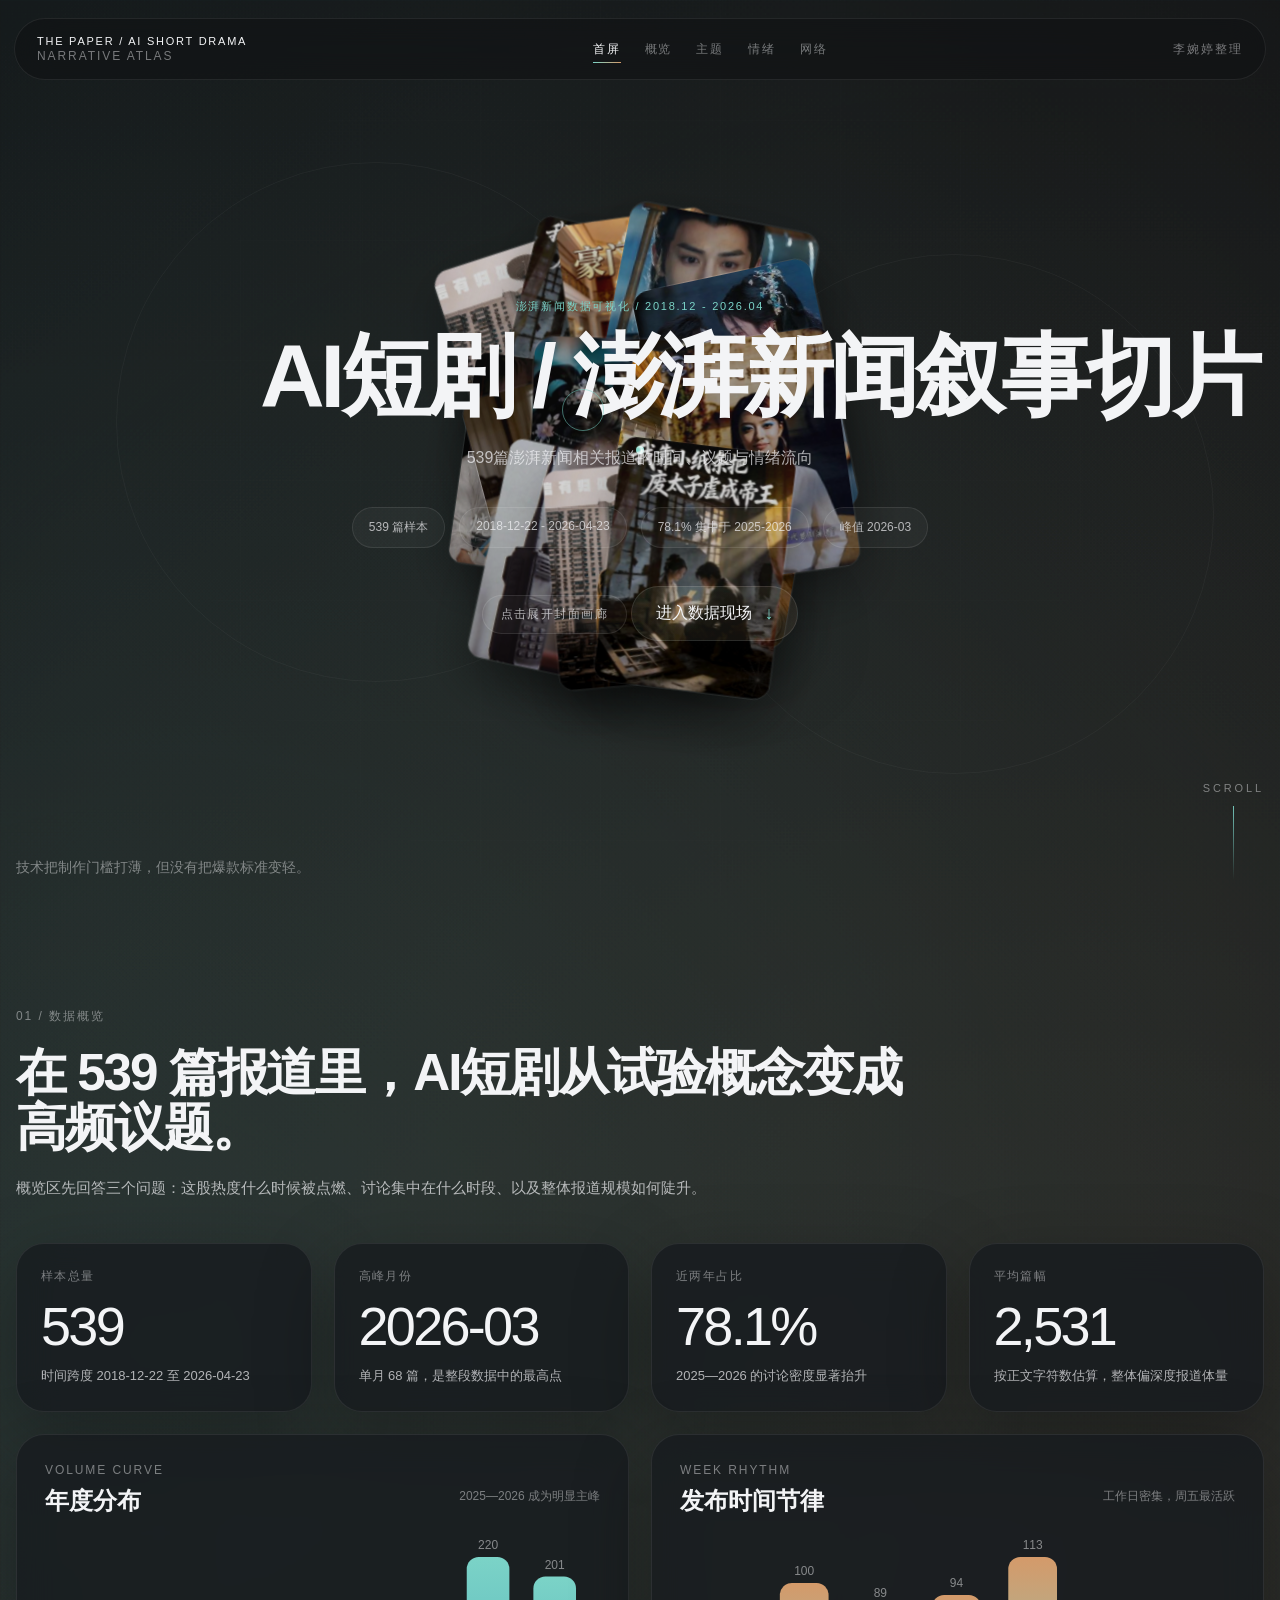
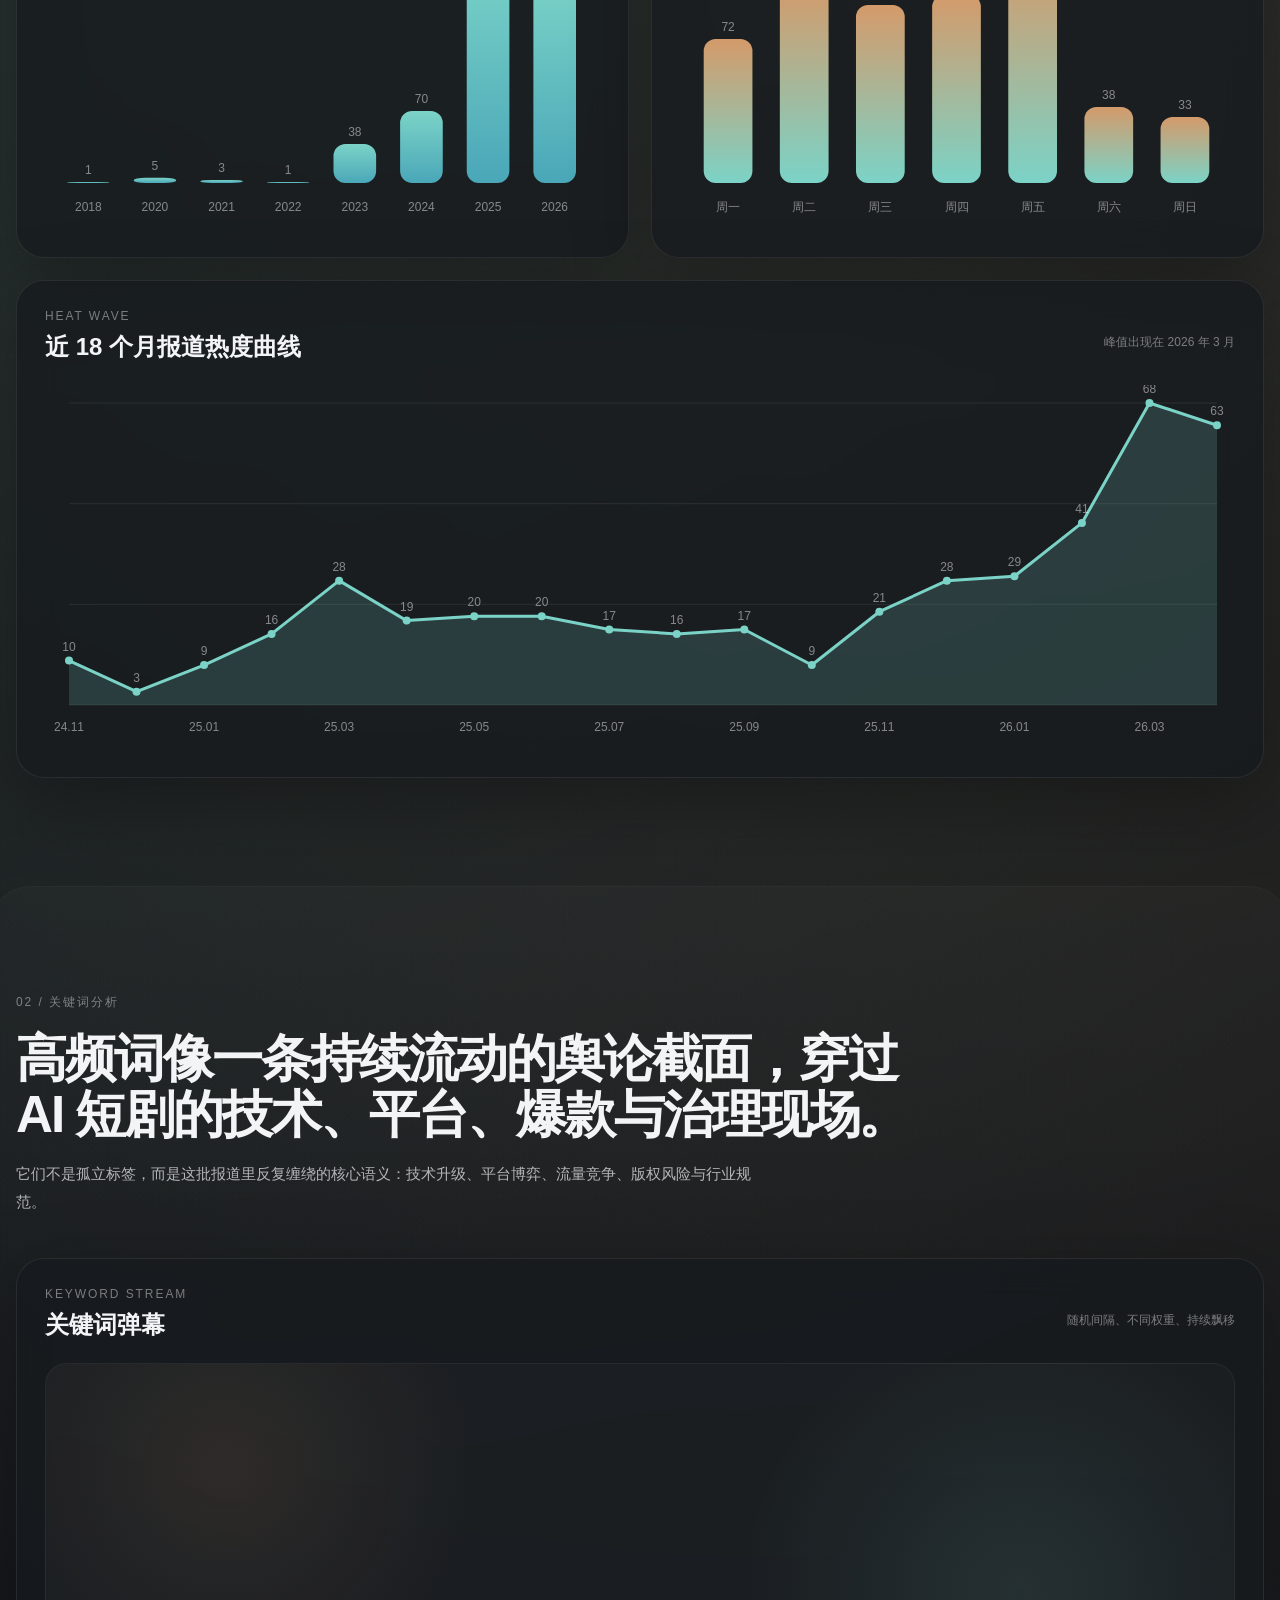
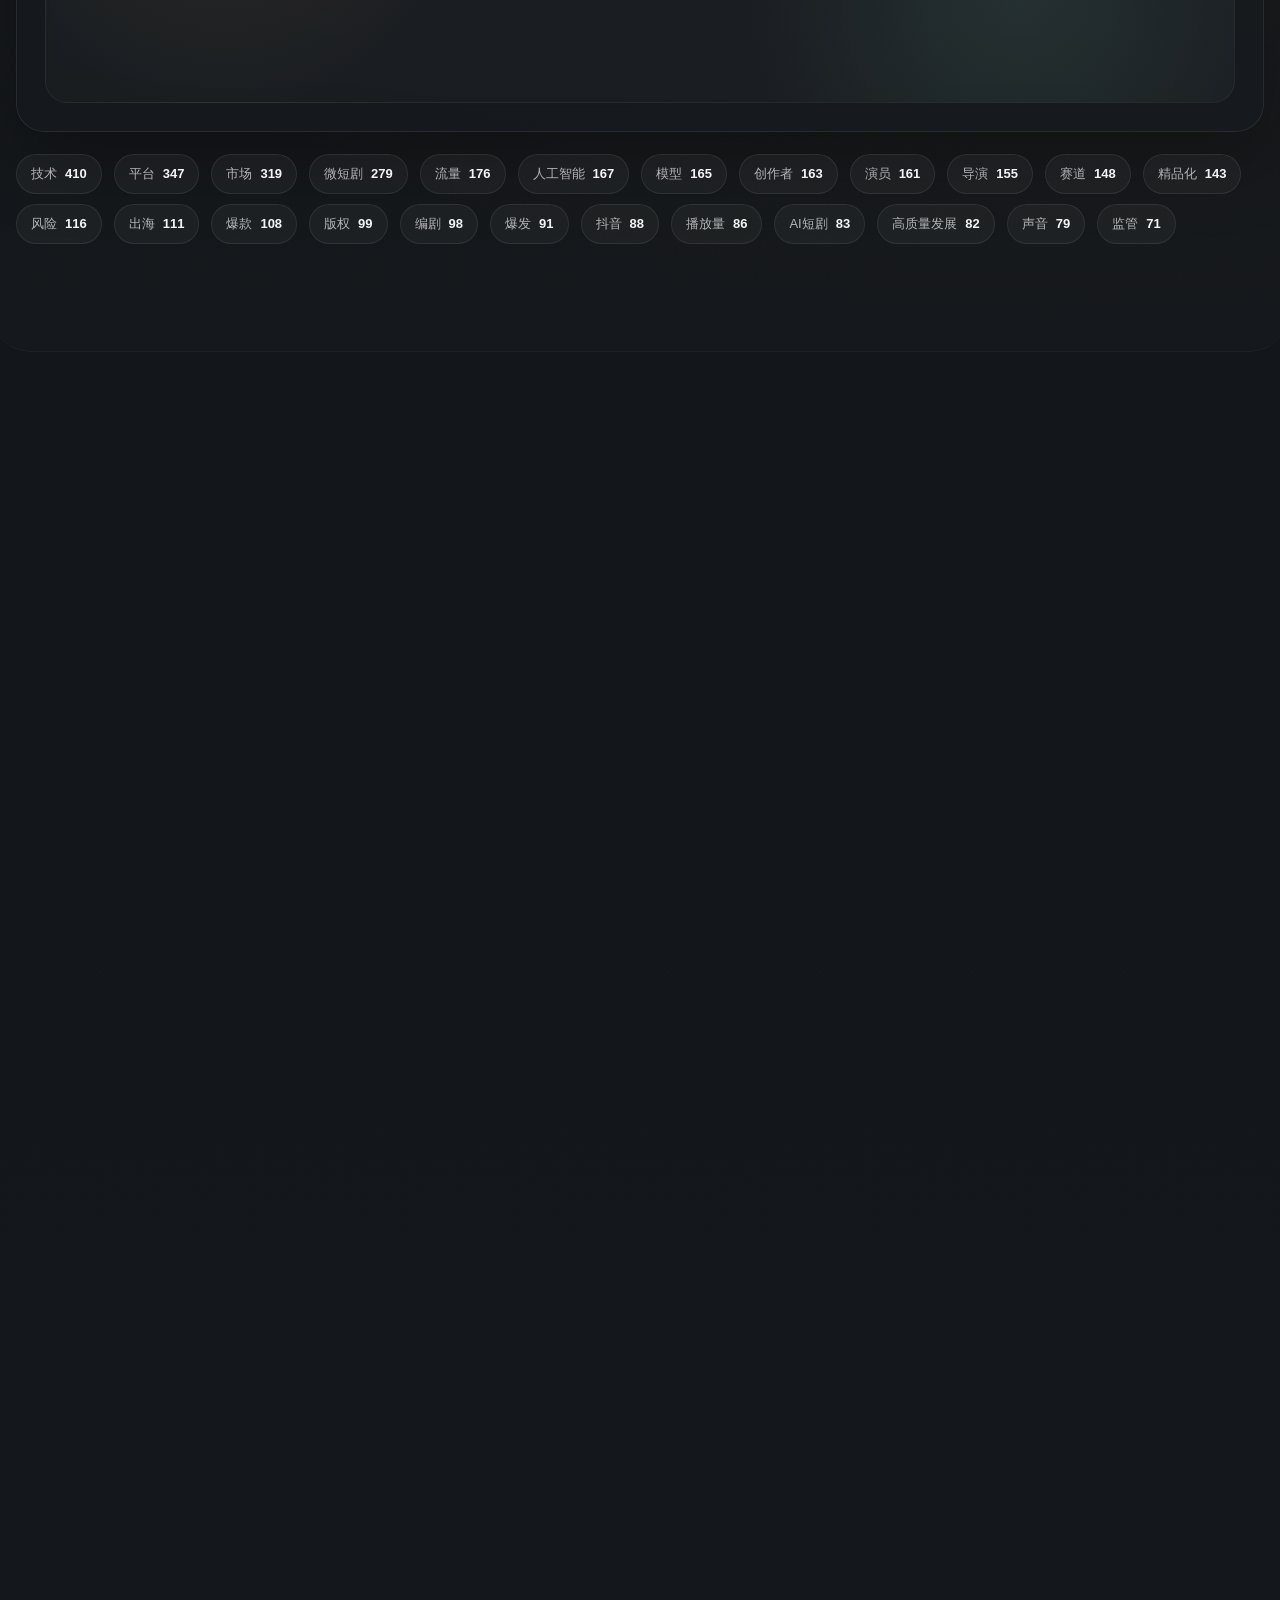
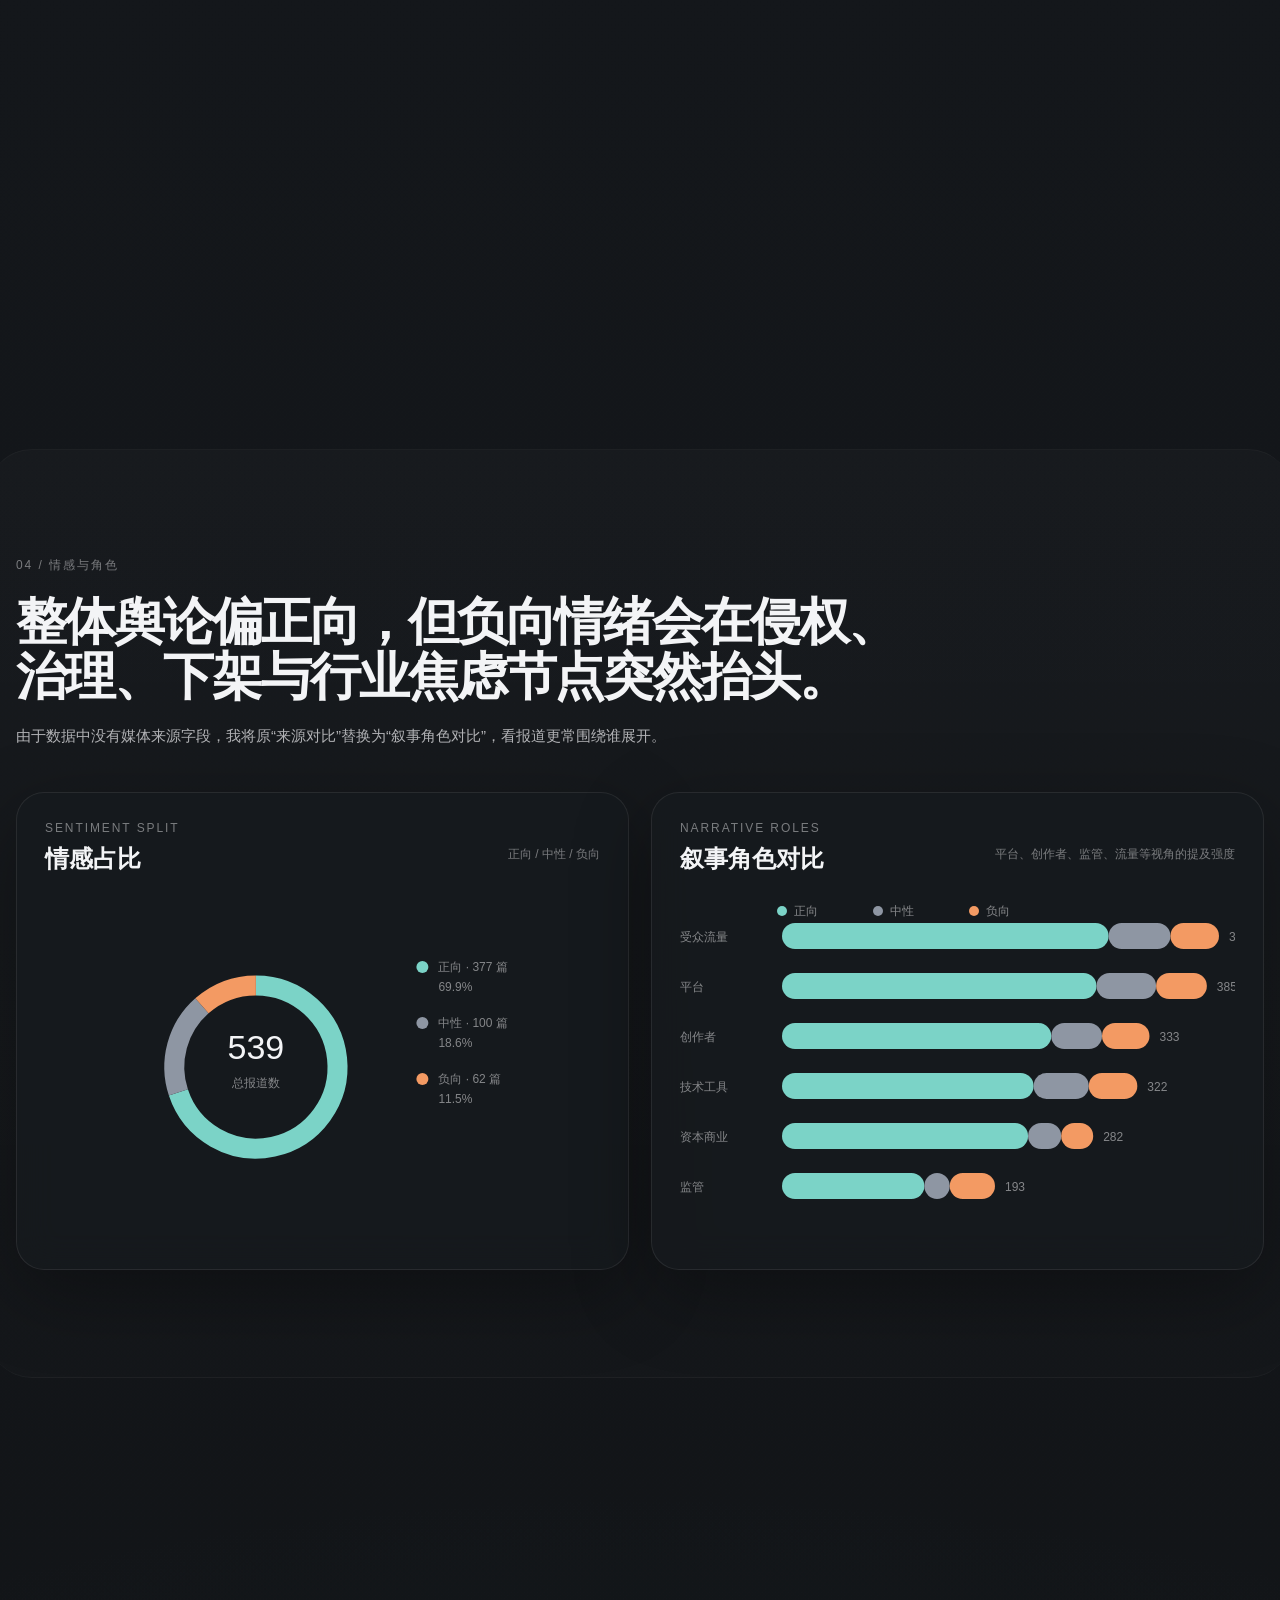
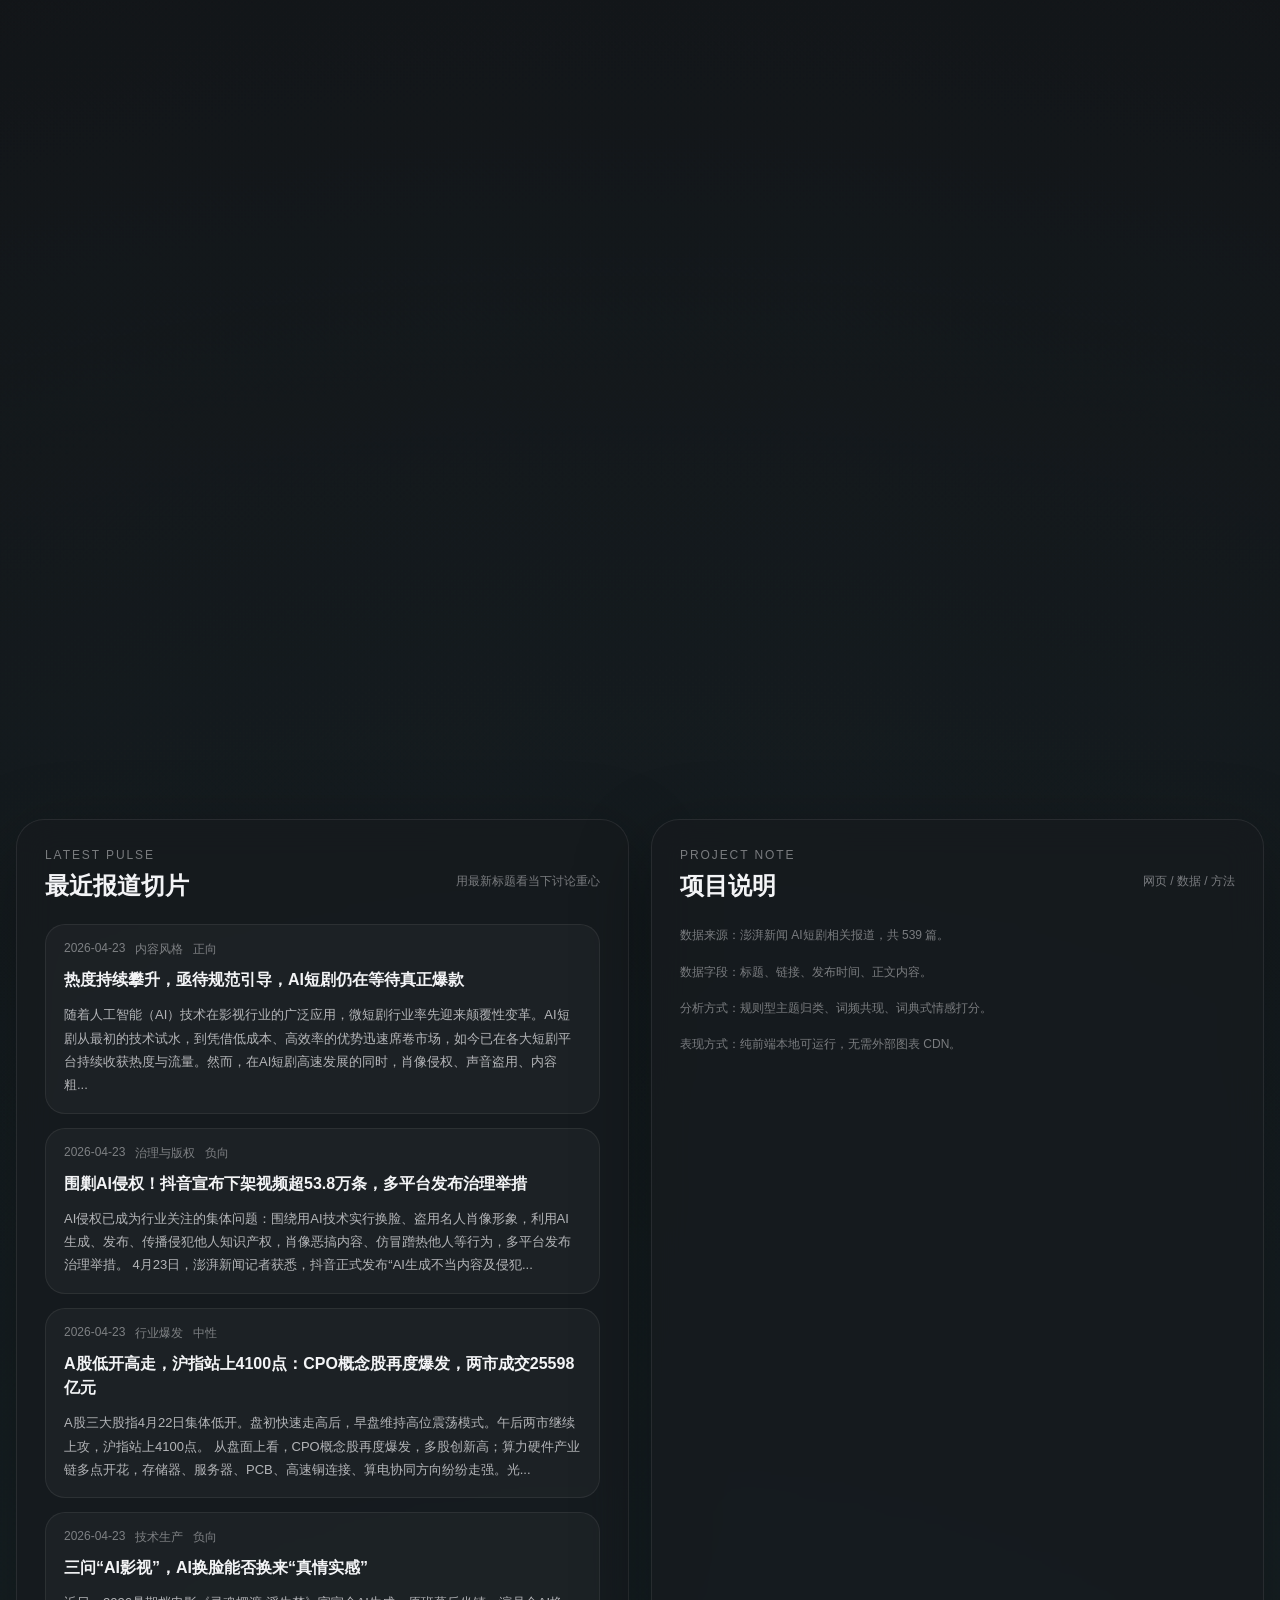
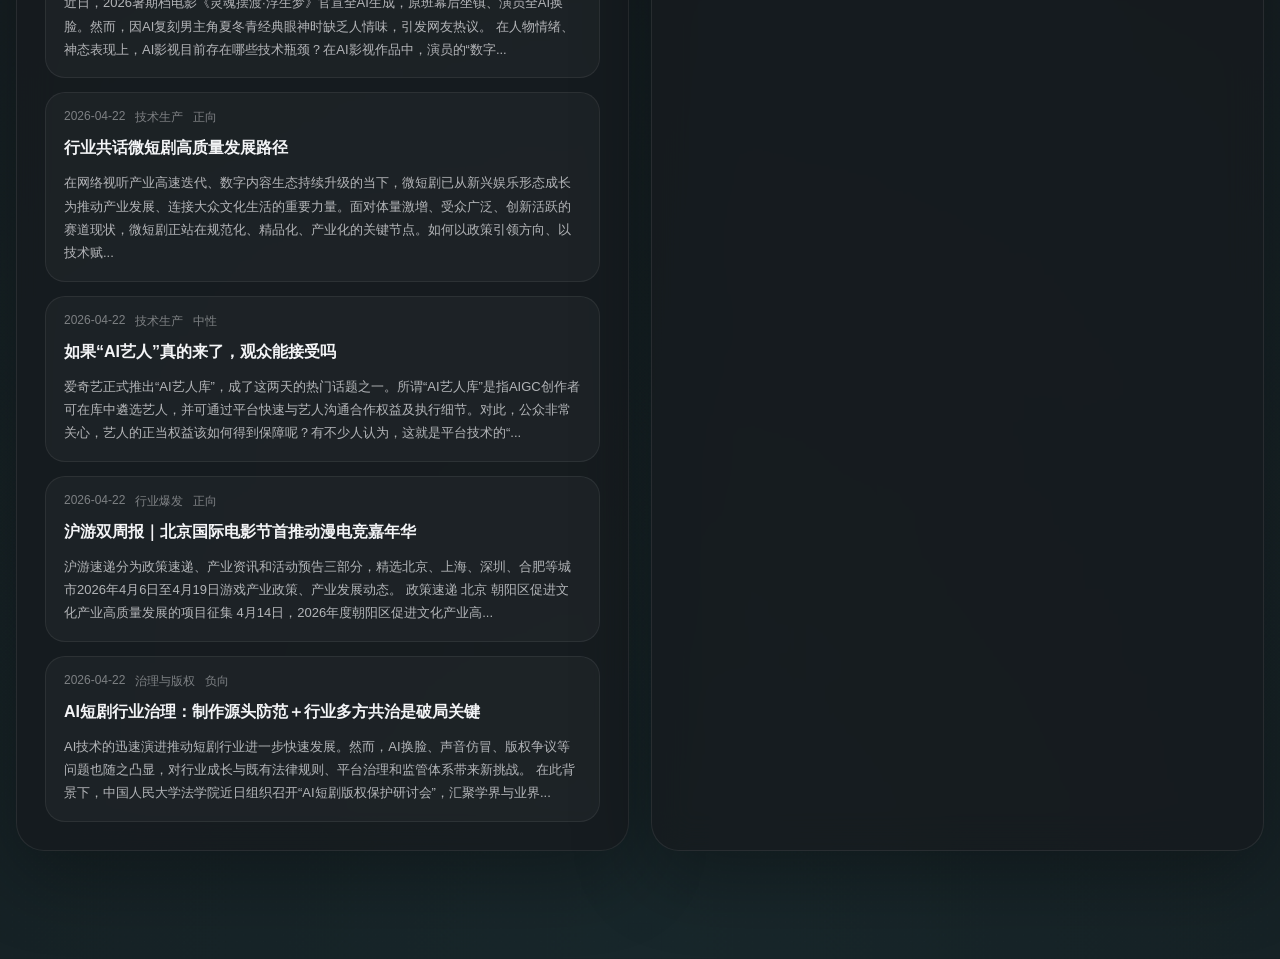
<file: short-drama-web/index.html>
<!DOCTYPE html>
<html lang="zh-CN">
<head>
  <meta charset="UTF-8">
  <meta name="viewport" content="width=device-width, initial-scale=1.0">
  <title>AI短剧 · 澎湃新闻叙事切片</title>
  <link rel="stylesheet" href="styles.css">
</head>
<body>
  <div class="noise"></div>
  <div class="cursor-dot"></div>
  <div class="cursor-ring"></div>

  <header class="topbar">
    <div class="brand">
      <span class="brand-main">THE PAPER / AI SHORT DRAMA</span>
      <span class="brand-sub">Narrative Atlas</span>
    </div>
    <nav class="nav">
      <a href="#hero">首屏</a>
      <a href="#overview">概览</a>
      <a href="#topics">主题</a>
      <a href="#emotion">情绪</a>
      <a href="#network">网络</a>
    </nav>
    <div class="credit">李婉婷整理</div>
  </header>

  <main>
    <section id="hero" class="hero">
      <div class="hero-orbit hero-orbit-left"></div>
      <div class="hero-orbit hero-orbit-right"></div>
      <div id="heroGallery" class="hero-gallery"></div>

      <div class="hero-center">
        <p class="eyebrow reveal">澎湃新闻数据可视化 / 2018.12 - 2026.04</p>
        <h1 class="hero-title reveal">
          <span class="title-single">AI短剧 / 澎湃新闻叙事切片</span>
        </h1>
        <p id="heroSubtitle" class="hero-subtitle reveal"></p>
        <div class="hero-metrics reveal" id="heroMetrics"></div>
        <button id="galleryToggle" class="gallery-toggle reveal" type="button">
          点击展开封面画廊
        </button>
        <a class="hero-cta reveal" href="#overview">
          进入数据现场
          <span class="hero-cta-icon">↓</span>
        </a>
      </div>

      <div class="hero-footer">
        <div class="hero-quote" id="heroQuote"></div>
        <div class="scroll-hint">
          <span>SCROLL</span>
          <div class="scroll-line"></div>
        </div>
      </div>
    </section>

    <section id="overview" class="section">
      <div class="section-intro reveal">
        <p class="eyebrow">01 / 数据概览</p>
        <h2>在 539 篇报道里，AI短剧从试验概念变成高频议题。</h2>
        <p>概览区先回答三个问题：这股热度什么时候被点燃、讨论集中在什么时段、以及整体报道规模如何陡升。</p>
      </div>

      <div id="overviewStats" class="stats-grid"></div>

      <div class="panel-grid panel-grid-2">
        <article class="panel reveal">
          <div class="panel-head">
            <div>
              <p class="panel-kicker">Volume Curve</p>
              <h3>年度分布</h3>
            </div>
            <p>2025—2026 成为明显主峰</p>
          </div>
          <div id="yearBars" class="viz viz-bars"></div>
        </article>

        <article class="panel reveal">
          <div class="panel-head">
            <div>
              <p class="panel-kicker">Week Rhythm</p>
              <h3>发布时间节律</h3>
            </div>
            <p>工作日密集，周五最活跃</p>
          </div>
          <div id="weekdayBars" class="viz viz-bars"></div>
        </article>
      </div>

      <article class="panel panel-wide reveal">
        <div class="panel-head">
          <div>
            <p class="panel-kicker">Heat Wave</p>
            <h3>近 18 个月报道热度曲线</h3>
          </div>
          <p>峰值出现在 2026 年 3 月</p>
        </div>
        <div id="monthlyTrend" class="viz viz-line"></div>
      </article>
    </section>

    <section id="keywords" class="section section-dark">
      <div class="section-intro reveal">
        <p class="eyebrow">02 / 关键词分析</p>
        <h2>高频词像一条持续流动的舆论截面，穿过 AI 短剧的技术、平台、爆款与治理现场。</h2>
        <p>它们不是孤立标签，而是这批报道里反复缠绕的核心语义：技术升级、平台博弈、流量竞争、版权风险与行业规范。</p>
      </div>

      <article class="panel reveal">
        <div class="panel-head">
          <div>
            <p class="panel-kicker">Keyword Stream</p>
            <h3>关键词弹幕</h3>
          </div>
          <p>随机间隔、不同权重、持续飘移</p>
        </div>
        <div id="keywordStage" class="keyword-stage"></div>
      </article>

      <div id="keywordCloud" class="keyword-cloud reveal"></div>
    </section>

    <section id="topics" class="section">
      <div class="section-intro reveal">
        <p class="eyebrow">03 / 主题分析</p>
        <h2>AI短剧的报道核心，主要在行业扩张、技术生产、创作者生态与治理边界之间摆动。</h2>
        <p>这里不是严格学术 LDA 论文风格，而是基于真实文本语义规则提炼出的主题簇，更适合网页叙事展示。</p>
      </div>

      <div id="topicCards" class="topic-cards"></div>

      <article class="panel panel-wide reveal">
        <div class="panel-head">
          <div>
            <p class="panel-kicker">Topic Momentum</p>
            <h3>热点事件趋势</h3>
          </div>
          <p>观察主要议题如何随时间起伏</p>
        </div>
        <div id="topicTrend" class="viz viz-line"></div>
      </article>
    </section>

    <section id="emotion" class="section section-dark">
      <div class="section-intro reveal">
        <p class="eyebrow">04 / 情感与角色</p>
        <h2>整体舆论偏正向，但负向情绪会在侵权、治理、下架与行业焦虑节点突然抬头。</h2>
        <p>由于数据中没有媒体来源字段，我将原“来源对比”替换为“叙事角色对比”，看报道更常围绕谁展开。</p>
      </div>

      <div class="panel-grid panel-grid-2">
        <article class="panel reveal">
          <div class="panel-head">
            <div>
              <p class="panel-kicker">Sentiment Split</p>
              <h3>情感占比</h3>
            </div>
            <p>正向 / 中性 / 负向</p>
          </div>
          <div id="sentimentDonut" class="viz viz-donut"></div>
        </article>

        <article class="panel reveal">
          <div class="panel-head">
            <div>
              <p class="panel-kicker">Narrative Roles</p>
              <h3>叙事角色对比</h3>
            </div>
            <p>平台、创作者、监管、流量等视角的提及强度</p>
          </div>
          <div id="roleCompare" class="viz viz-stack"></div>
        </article>
      </div>
    </section>

    <section id="network" class="section">
      <div class="section-intro reveal">
        <p class="eyebrow">05 / 传播网络</p>
        <h2>如果把高频关键词当作节点，就能看见它们之间不断缠绕的关联路径。</h2>
        <p>“技术”“平台”“市场”“流量”“风险”是这张网络里最稳定的中枢。</p>
      </div>

      <article class="panel panel-wide reveal">
        <div class="panel-head">
          <div>
            <p class="panel-kicker">Co-occurrence Network</p>
            <h3>新闻传播网络</h3>
          </div>
          <p>基于同篇报道内关键词共现关系生成</p>
        </div>
        <div id="networkGraph" class="viz viz-network"></div>
      </article>

      <div class="panel-grid panel-grid-2">
        <article class="panel reveal">
          <div class="panel-head">
            <div>
              <p class="panel-kicker">Latest Pulse</p>
              <h3>最近报道切片</h3>
            </div>
            <p>用最新标题看当下讨论重心</p>
          </div>
          <div id="recentArticles" class="article-list"></div>
        </article>

        <article class="panel reveal">
          <div class="panel-head">
            <div>
              <p class="panel-kicker">Project Note</p>
              <h3>项目说明</h3>
            </div>
            <p>网页 / 数据 / 方法</p>
          </div>
          <div class="project-note">
            <p>数据来源：澎湃新闻 AI短剧相关报道，共 539 篇。</p>
            <p>数据字段：标题、链接、发布时间、正文内容。</p>
            <p>分析方式：规则型主题归类、词频共现、词典式情感打分。</p>
            <p>表现方式：纯前端本地可运行，无需外部图表 CDN。</p>
          </div>
        </article>
      </div>
    </section>
  </main>

  <script src="data.js"></script>
  <script src="app.js"></script>
</body>
</html>
</file>
<file: short-drama-web/styles.css>
:root {
  --bg: #111315;
  --bg-soft: #181b1f;
  --bg-panel: rgba(23, 26, 30, 0.78);
  --bg-panel-strong: rgba(28, 32, 36, 0.92);
  --line: rgba(255, 255, 255, 0.08);
  --line-strong: rgba(255, 255, 255, 0.15);
  --text: #f3f4f6;
  --text-soft: rgba(243, 244, 246, 0.7);
  --text-muted: rgba(243, 244, 246, 0.45);
  --cyan: #7bd3c7;
  --cyan-deep: #4aa7b8;
  --orange: #d49a6a;
  --orange-soft: #f0b98d;
  --slate: #9ca5b1;
  --shadow: 0 24px 80px rgba(0, 0, 0, 0.32);
  --radius: 28px;
  --max: 1320px;
}

* {
  box-sizing: border-box;
}

html {
  scroll-behavior: smooth;
}

body {
  margin: 0;
  min-width: 320px;
  font-family: "Segoe UI", "PingFang SC", "Microsoft YaHei", sans-serif;
  background:
    radial-gradient(circle at 12% 15%, rgba(123, 211, 199, 0.14), transparent 24%),
    radial-gradient(circle at 84% 18%, rgba(212, 154, 106, 0.12), transparent 26%),
    radial-gradient(circle at 50% 100%, rgba(74, 167, 184, 0.14), transparent 30%),
    linear-gradient(180deg, #111315 0%, #14171b 52%, #101214 100%);
  color: var(--text);
  overflow-x: hidden;
}

a {
  color: inherit;
  text-decoration: none;
}

button,
a,
[role="button"] {
  cursor: none;
}

.noise {
  position: fixed;
  inset: 0;
  pointer-events: none;
  background-image:
    linear-gradient(rgba(255, 255, 255, 0.015) 1px, transparent 1px),
    linear-gradient(90deg, rgba(255, 255, 255, 0.015) 1px, transparent 1px);
  background-size: 120px 120px;
  mask-image: radial-gradient(circle at center, black 52%, transparent 100%);
  opacity: 0.55;
  z-index: 1;
}

.cursor-dot,
.cursor-ring {
  position: fixed;
  left: 0;
  top: 0;
  pointer-events: none;
  z-index: 100;
  transform: translate(-50%, -50%);
}

.cursor-dot {
  width: 8px;
  height: 8px;
  border-radius: 50%;
  background: var(--cyan);
  mix-blend-mode: screen;
}

.cursor-ring {
  width: 42px;
  height: 42px;
  border-radius: 50%;
  border: 1px solid rgba(123, 211, 199, 0.5);
  transition: width 180ms ease, height 180ms ease, border-color 180ms ease;
}

.topbar {
  position: fixed;
  top: 18px;
  left: 50%;
  transform: translateX(-50%);
  width: min(calc(100% - 28px), var(--max));
  display: flex;
  align-items: center;
  justify-content: space-between;
  gap: 24px;
  padding: 16px 22px;
  border: 1px solid var(--line);
  background: rgba(16, 18, 20, 0.58);
  backdrop-filter: blur(18px);
  border-radius: 999px;
  z-index: 20;
}

.brand {
  display: flex;
  flex-direction: column;
  gap: 2px;
}

.brand-main,
.brand-sub,
.credit,
.nav a,
.eyebrow,
.panel-kicker {
  letter-spacing: 0.16em;
  text-transform: uppercase;
}

.brand-main {
  font-size: 11px;
  color: var(--text);
}

.brand-sub,
.credit,
.nav a,
.panel-head p,
.section-intro p,
.project-note p {
  font-size: 12px;
  color: var(--text-muted);
}

.nav {
  display: flex;
  gap: 24px;
}

.nav a {
  position: relative;
  transition: color 220ms ease;
}

.nav a::after {
  content: "";
  position: absolute;
  left: 0;
  bottom: -5px;
  width: 100%;
  height: 1px;
  transform: scaleX(0);
  transform-origin: left;
  background: linear-gradient(90deg, var(--cyan), var(--orange));
  transition: transform 220ms ease;
}

.nav a:hover,
.nav a.is-active {
  color: var(--text);
}

.nav a:hover::after,
.nav a.is-active::after {
  transform: scaleX(1);
}

main,
.section,
.hero {
  position: relative;
  z-index: 2;
}

.hero,
.section {
  width: min(calc(100% - 32px), var(--max));
  margin: 0 auto;
}

.hero {
  min-height: 100vh;
  display: flex;
  align-items: center;
  justify-content: center;
  padding: 128px 0 88px;
}

.hero-center {
  position: relative;
  z-index: 4;
  width: min(760px, 100%);
  text-align: center;
}

.eyebrow {
  margin: 0 0 20px;
  font-size: 11px;
  color: var(--cyan);
}

.hero-title {
  margin: 0;
  font-size: clamp(42px, 7vw, 92px);
  line-height: 0.95;
  letter-spacing: -0.05em;
}

.hero-title span {
  display: block;
}

.title-single {
  white-space: nowrap;
  word-break: keep-all;
}

.hero-title .accent {
  background: linear-gradient(135deg, #f2f4f7 8%, var(--orange-soft) 48%, var(--cyan) 92%);
  -webkit-background-clip: text;
  background-clip: text;
  color: transparent;
}

.hero-subtitle {
  margin: 24px auto 0;
  max-width: 560px;
  color: var(--text-soft);
  font-size: 16px;
  line-height: 1.85;
}

.hero-metrics {
  margin-top: 34px;
  display: flex;
  justify-content: center;
  gap: 14px;
  flex-wrap: wrap;
}

.hero-chip {
  padding: 11px 16px;
  border-radius: 999px;
  border: 1px solid rgba(255, 255, 255, 0.09);
  background: rgba(255, 255, 255, 0.04);
  font-size: 12px;
  color: var(--text-soft);
}

.gallery-toggle {
  margin-top: 22px;
  padding: 10px 18px;
  border-radius: 999px;
  border: 1px solid rgba(255, 255, 255, 0.1);
  background: rgba(255, 255, 255, 0.04);
  color: var(--text-soft);
  font-size: 12px;
  letter-spacing: 0.12em;
  text-transform: uppercase;
  transition: transform 220ms ease, border-color 220ms ease, background 220ms ease, color 220ms ease;
}

.gallery-toggle:hover,
.gallery-toggle.is-active {
  transform: translateY(-2px);
  border-color: rgba(123, 211, 199, 0.42);
  background: rgba(123, 211, 199, 0.08);
  color: var(--text);
}

.hero-cta {
  margin-top: 38px;
  display: inline-flex;
  align-items: center;
  gap: 12px;
  padding: 16px 24px;
  border-radius: 999px;
  border: 1px solid rgba(255, 255, 255, 0.11);
  background: linear-gradient(135deg, rgba(123, 211, 199, 0.08), rgba(212, 154, 106, 0.1));
  box-shadow: var(--shadow);
  transition: transform 280ms ease, border-color 280ms ease, background 280ms ease;
}

.hero-cta:hover {
  transform: translateY(-4px) scale(1.015);
  border-color: rgba(255, 255, 255, 0.2);
}

.hero-cta-icon {
  font-size: 18px;
  color: var(--cyan);
}

.hero-gallery {
  position: absolute;
  inset: 0;
  perspective: 1600px;
  pointer-events: none;
}

.gallery-card {
  position: absolute;
  left: 50%;
  top: 50%;
  width: clamp(132px, 15vw, 224px);
  aspect-ratio: 0.72;
  border-radius: 18px;
  overflow: hidden;
  border: 1px solid rgba(255, 255, 255, 0.1);
  box-shadow: 0 24px 60px rgba(0, 0, 0, 0.35);
  transform-style: preserve-3d;
  transition: transform 520ms cubic-bezier(0.2, 0.8, 0.2, 1), filter 320ms ease, opacity 320ms ease;
  pointer-events: auto;
}

.gallery-card img {
  width: 100%;
  height: 100%;
  object-fit: cover;
  display: block;
  filter: saturate(0.98) brightness(0.82) contrast(1.08);
}

.gallery-card::after {
  content: "";
  position: absolute;
  inset: 0;
  background: linear-gradient(180deg, rgba(255, 255, 255, 0.04), rgba(0, 0, 0, 0.22));
}

.hero-gallery.is-expanded {
  pointer-events: auto;
}

.hero-gallery.is-expanded .gallery-card {
  box-shadow: 0 18px 42px rgba(0, 0, 0, 0.3);
}

.hero-orbit {
  position: absolute;
  inset: auto;
  width: 520px;
  height: 520px;
  border: 1px solid rgba(255, 255, 255, 0.04);
  border-radius: 50%;
  filter: blur(0.2px);
}

.hero-orbit-left {
  left: 8%;
  top: 18%;
}

.hero-orbit-right {
  right: 4%;
  bottom: 14%;
}

.hero-footer {
  position: absolute;
  left: 0;
  right: 0;
  bottom: 20px;
  display: flex;
  align-items: end;
  justify-content: space-between;
  gap: 24px;
}

.hero-quote {
  max-width: 420px;
  font-size: 14px;
  line-height: 1.8;
  color: var(--text-muted);
}

.scroll-hint {
  display: flex;
  flex-direction: column;
  align-items: center;
  gap: 12px;
  font-size: 11px;
  color: var(--text-muted);
  letter-spacing: 0.26em;
}

.scroll-line {
  width: 1px;
  height: 74px;
  background: linear-gradient(180deg, rgba(123, 211, 199, 0.9), transparent);
  animation: scrollPulse 1.8s ease-in-out infinite;
}

@keyframes scrollPulse {
  0%, 100% { opacity: 0.35; transform: scaleY(0.85); }
  50% { opacity: 1; transform: scaleY(1.18); }
}

.section {
  padding: 108px 0;
}

.section-dark {
  position: relative;
}

.section-dark::before {
  content: "";
  position: absolute;
  inset: 0 -28px;
  background: linear-gradient(180deg, rgba(255, 255, 255, 0.02), rgba(255, 255, 255, 0.01));
  border-top: 1px solid rgba(255, 255, 255, 0.03);
  border-bottom: 1px solid rgba(255, 255, 255, 0.03);
  border-radius: 44px;
  z-index: -1;
}

.section-intro {
  max-width: 900px;
  margin-bottom: 42px;
}

.section-intro h2 {
  margin: 0;
  font-size: clamp(30px, 4vw, 56px);
  line-height: 1.08;
  letter-spacing: -0.04em;
}

.section-intro p:last-child {
  margin-top: 18px;
  max-width: 760px;
  font-size: 15px;
  line-height: 1.85;
  color: var(--text-soft);
}

.stats-grid,
.panel-grid,
.topic-cards {
  display: grid;
  gap: 22px;
}

.stats-grid {
  grid-template-columns: repeat(4, minmax(0, 1fr));
  margin-bottom: 22px;
}

.panel-grid-2 {
  grid-template-columns: repeat(2, minmax(0, 1fr));
}

.panel,
.stat-card,
.topic-card {
  border: 1px solid var(--line);
  background: var(--bg-panel);
  backdrop-filter: blur(18px);
  border-radius: var(--radius);
  box-shadow: var(--shadow);
}

.stat-card {
  padding: 24px;
}

.stat-card-label {
  font-size: 12px;
  color: var(--text-muted);
  letter-spacing: 0.12em;
  text-transform: uppercase;
}

.stat-card-value {
  margin-top: 14px;
  font-size: clamp(34px, 5vw, 54px);
  line-height: 1;
  letter-spacing: -0.05em;
}

.stat-card-note {
  margin-top: 12px;
  color: var(--text-soft);
  font-size: 13px;
  line-height: 1.7;
}

.panel {
  padding: 28px;
}

.panel-wide {
  margin-top: 22px;
}

.panel-head {
  display: flex;
  justify-content: space-between;
  gap: 18px;
  align-items: end;
  margin-bottom: 22px;
}

.panel-kicker {
  margin: 0 0 8px;
  font-size: 11px;
  color: var(--cyan);
}

.panel-head h3 {
  margin: 0;
  font-size: 24px;
}

.viz {
  width: 100%;
}

.viz-bars {
  min-height: 286px;
}

.viz-line {
  min-height: 360px;
}

.viz-donut,
.viz-stack {
  min-height: 340px;
}

.viz-network {
  min-height: 560px;
}

.keyword-stage {
  position: relative;
  min-height: 340px;
  overflow: hidden;
  border-radius: 22px;
  background:
    radial-gradient(circle at 15% 30%, rgba(212, 154, 106, 0.1), transparent 24%),
    radial-gradient(circle at 82% 68%, rgba(123, 211, 199, 0.1), transparent 28%),
    rgba(255, 255, 255, 0.02);
  border: 1px solid rgba(255, 255, 255, 0.05);
}

.danmu-word {
  position: absolute;
  left: 0;
  white-space: nowrap;
  opacity: 0;
  text-shadow: 0 0 20px rgba(255, 255, 255, 0.15);
  animation: flyAcross linear forwards;
}

.danmu-word.cyan {
  color: var(--cyan);
}

.danmu-word.orange {
  color: var(--orange-soft);
}

@keyframes flyAcross {
  0% { transform: translateX(-110%); opacity: 0; }
  8% { opacity: 0.95; }
  92% { opacity: 0.95; }
  100% { transform: translateX(calc(100vw + 140px)); opacity: 0; }
}

.keyword-cloud {
  margin-top: 22px;
  display: flex;
  flex-wrap: wrap;
  gap: 10px 12px;
}

.keyword-pill {
  padding: 10px 14px;
  border-radius: 999px;
  border: 1px solid rgba(255, 255, 255, 0.08);
  background: rgba(255, 255, 255, 0.04);
  font-size: 13px;
  color: var(--text-soft);
}

.keyword-pill strong {
  color: var(--text);
  margin-left: 8px;
}

.topic-cards {
  grid-template-columns: repeat(3, minmax(0, 1fr));
}

.topic-card {
  position: relative;
  overflow: hidden;
  padding: 26px;
}

.topic-card::before {
  content: "";
  position: absolute;
  inset: -30% auto auto -20%;
  width: 180px;
  height: 180px;
  border-radius: 50%;
  background: radial-gradient(circle, rgba(255, 255, 255, 0.08), transparent 68%);
}

.topic-card-ring {
  width: 108px;
  height: 108px;
}

.topic-card-head {
  display: flex;
  justify-content: space-between;
  gap: 16px;
  align-items: center;
  margin-bottom: 18px;
}

.topic-card-title {
  margin: 0 0 6px;
  font-size: 22px;
}

.topic-card-count {
  font-size: 12px;
  color: var(--text-muted);
}

.topic-card p {
  margin: 0;
  color: var(--text-soft);
  font-size: 14px;
  line-height: 1.75;
}

.topic-samples {
  margin-top: 18px;
  display: grid;
  gap: 8px;
}

.topic-sample {
  padding-left: 14px;
  position: relative;
  color: var(--text-muted);
  font-size: 13px;
  line-height: 1.65;
}

.topic-sample::before {
  content: "";
  position: absolute;
  left: 0;
  top: 0.7em;
  width: 5px;
  height: 5px;
  border-radius: 50%;
  background: currentColor;
  opacity: 0.7;
}

.article-list {
  display: grid;
  gap: 14px;
}

.article-item {
  padding: 16px 18px;
  border-radius: 20px;
  border: 1px solid rgba(255, 255, 255, 0.07);
  background: rgba(255, 255, 255, 0.03);
  transition: transform 240ms ease, border-color 240ms ease;
}

.article-item:hover {
  transform: translateY(-3px);
  border-color: rgba(255, 255, 255, 0.14);
}

.article-meta {
  display: flex;
  gap: 10px;
  flex-wrap: wrap;
  margin-bottom: 10px;
  font-size: 12px;
  color: var(--text-muted);
}

.article-item h4 {
  margin: 0 0 10px;
  font-size: 16px;
  line-height: 1.55;
}

.article-item p {
  margin: 0;
  color: var(--text-soft);
  font-size: 13px;
  line-height: 1.8;
}

.project-note {
  display: grid;
  gap: 14px;
}

.project-note p {
  margin: 0;
  line-height: 1.85;
}

.reveal {
  opacity: 0;
  transform: translateY(42px);
  transition: opacity 760ms cubic-bezier(0.2, 0.8, 0.2, 1), transform 760ms cubic-bezier(0.2, 0.8, 0.2, 1);
}

.reveal.visible {
  opacity: 1;
  transform: translateY(0);
}

.svg-root {
  width: 100%;
  height: 100%;
}

.axis-label,
.chart-note {
  fill: rgba(243, 244, 246, 0.5);
  font-size: 12px;
}

.axis-line,
.grid-line {
  stroke: rgba(255, 255, 255, 0.08);
  stroke-width: 1;
}

.line-path {
  fill: none;
  stroke-width: 3;
  stroke-linecap: round;
  stroke-linejoin: round;
}

.area-path {
  opacity: 0.18;
}

.bar-rect,
.stack-segment,
.network-node,
.network-link,
.donut-slice,
.topic-ring-track,
.topic-ring-value {
  transition: opacity 240ms ease, transform 240ms ease;
}

@media (hover: hover) {
  .panel:hover,
  .topic-card:hover,
  .stat-card:hover {
    border-color: var(--line-strong);
    transform: translateY(-4px);
  }
}

@media (max-width: 1100px) {
  .stats-grid,
  .topic-cards {
    grid-template-columns: repeat(2, minmax(0, 1fr));
  }

  .panel-grid-2 {
    grid-template-columns: 1fr;
  }

  .hero-footer {
    flex-direction: column;
    align-items: flex-start;
  }

  .topbar {
    border-radius: 26px;
  }
}

@media (max-width: 760px) {
  .cursor-dot,
  .cursor-ring {
    display: none;
  }

  body,
  button,
  a,
  [role="button"] {
    cursor: auto;
  }

  .topbar {
    top: 12px;
    width: calc(100% - 18px);
    padding: 14px 16px;
    align-items: flex-start;
    flex-direction: column;
  }

  .nav,
  .credit {
    display: none;
  }

  .hero,
  .section {
    width: calc(100% - 20px);
  }

  .hero {
    padding-top: 134px;
  }

  .hero-title {
    font-size: 34px;
    line-height: 1.08;
  }

  .title-single {
    white-space: normal;
  }

  .hero-subtitle {
    font-size: 14px;
  }

  .stats-grid,
  .topic-cards {
    grid-template-columns: 1fr;
  }

  .section {
    padding: 74px 0;
  }

  .panel,
  .topic-card,
  .stat-card {
    padding: 22px;
    border-radius: 24px;
  }

  .panel-head {
    flex-direction: column;
    align-items: flex-start;
  }

  .section-intro h2 {
    font-size: 30px;
  }

  .keyword-stage,
  .viz-network {
    min-height: 300px;
  }

  .gallery-card {
    width: 124px;
    border-radius: 14px;
  }
}
</file>
